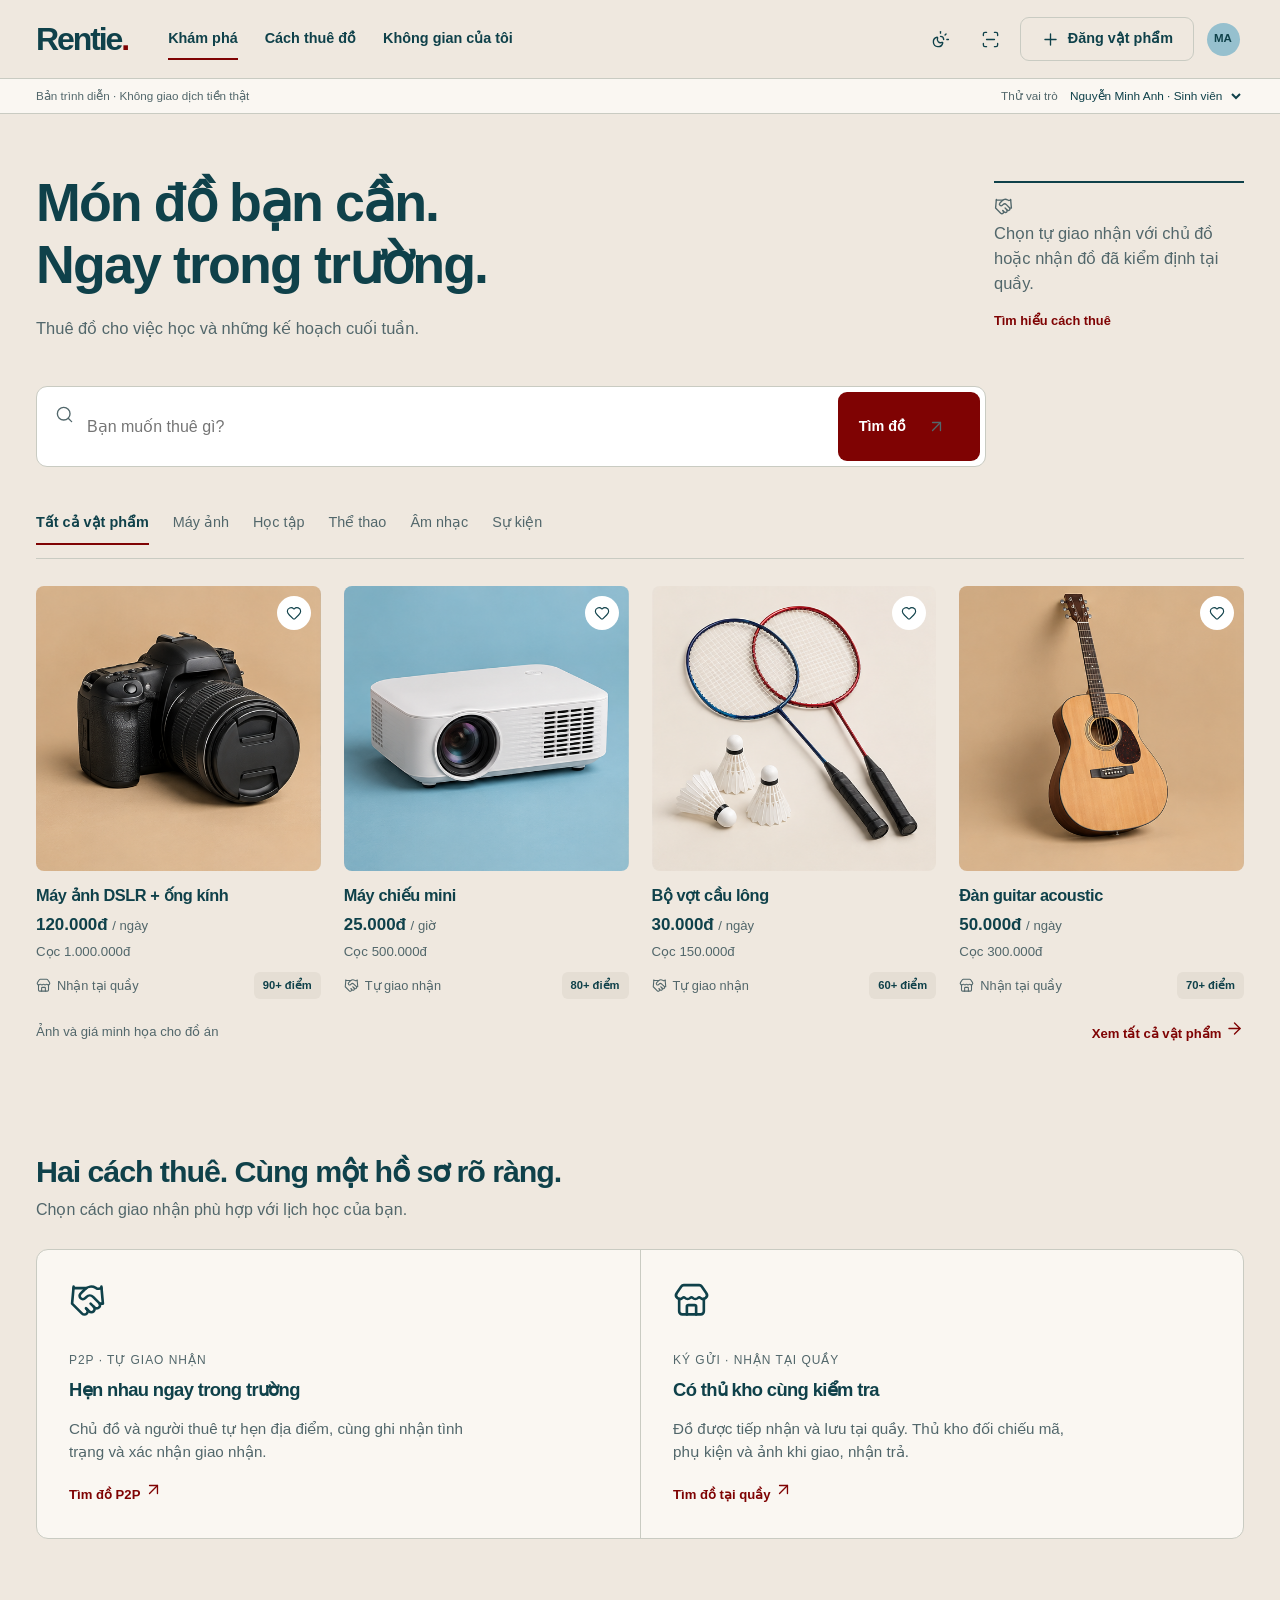
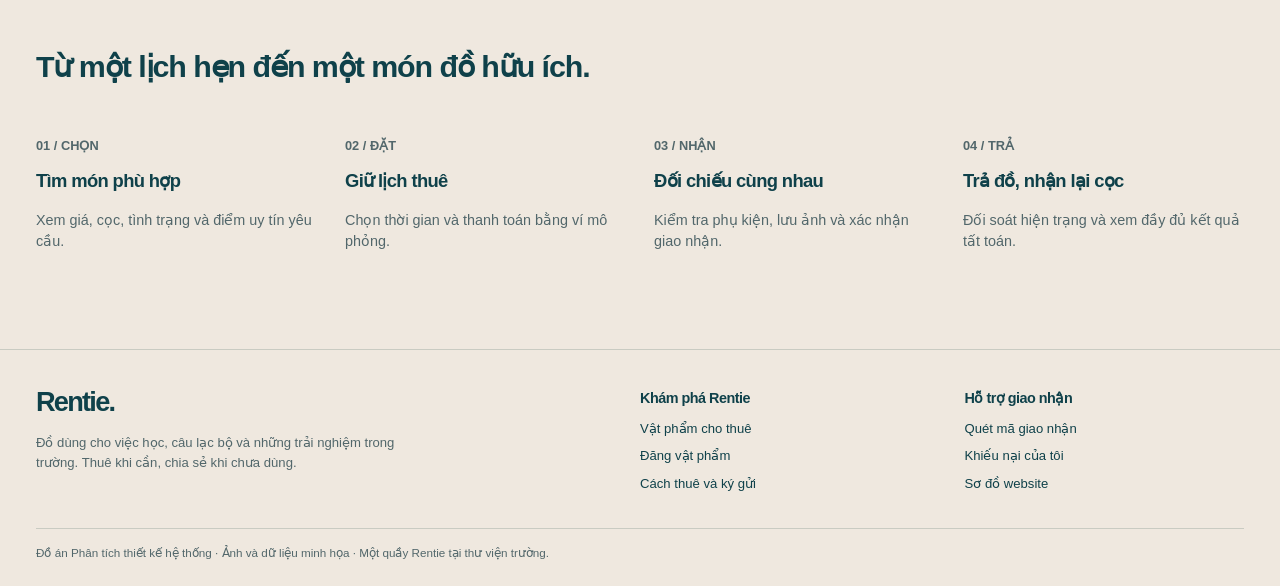
<file: index.html>
<!doctype html>
<html lang="vi">
  <head>
    <meta charset="utf-8" />
    <meta
      name="viewport"
      content="width=device-width, initial-scale=1, viewport-fit=cover"
    />
    <meta name="theme-color" content="#0F414A" />
    <meta
      name="description"
      content="Rentie kết nối sinh viên thuê và ký gửi đồ dùng trong khuôn viên trường."
    />
    <title>Khám phá | Rentie</title>
    <link rel="stylesheet" href="assets/css/app.css" />
    <link rel="stylesheet" href="assets/css/updates.css" />
    <script src="assets/vendor/lucide.min.js" defer></script>
    <script src="assets/js/core.js" defer></script>
    <script src="assets/js/qr.js" defer></script>
    <script src="assets/js/updates.js" defer></script>
    <script src="assets/js/app.js" defer></script>
  </head>
  <body data-page="home">
    <a href="#main" class="skip">Đến nội dung chính</a>
    <div id="app"><p class="boot">Đang mở Rentie…</p></div>
    <dialog id="modal" aria-labelledby="modal-title"></dialog>
    <div id="toast" role="status" aria-live="polite"></div>
    <noscript>Vui lòng bật JavaScript để sử dụng bản mô phỏng Rentie.</noscript>
  </body>
</html>
</file>
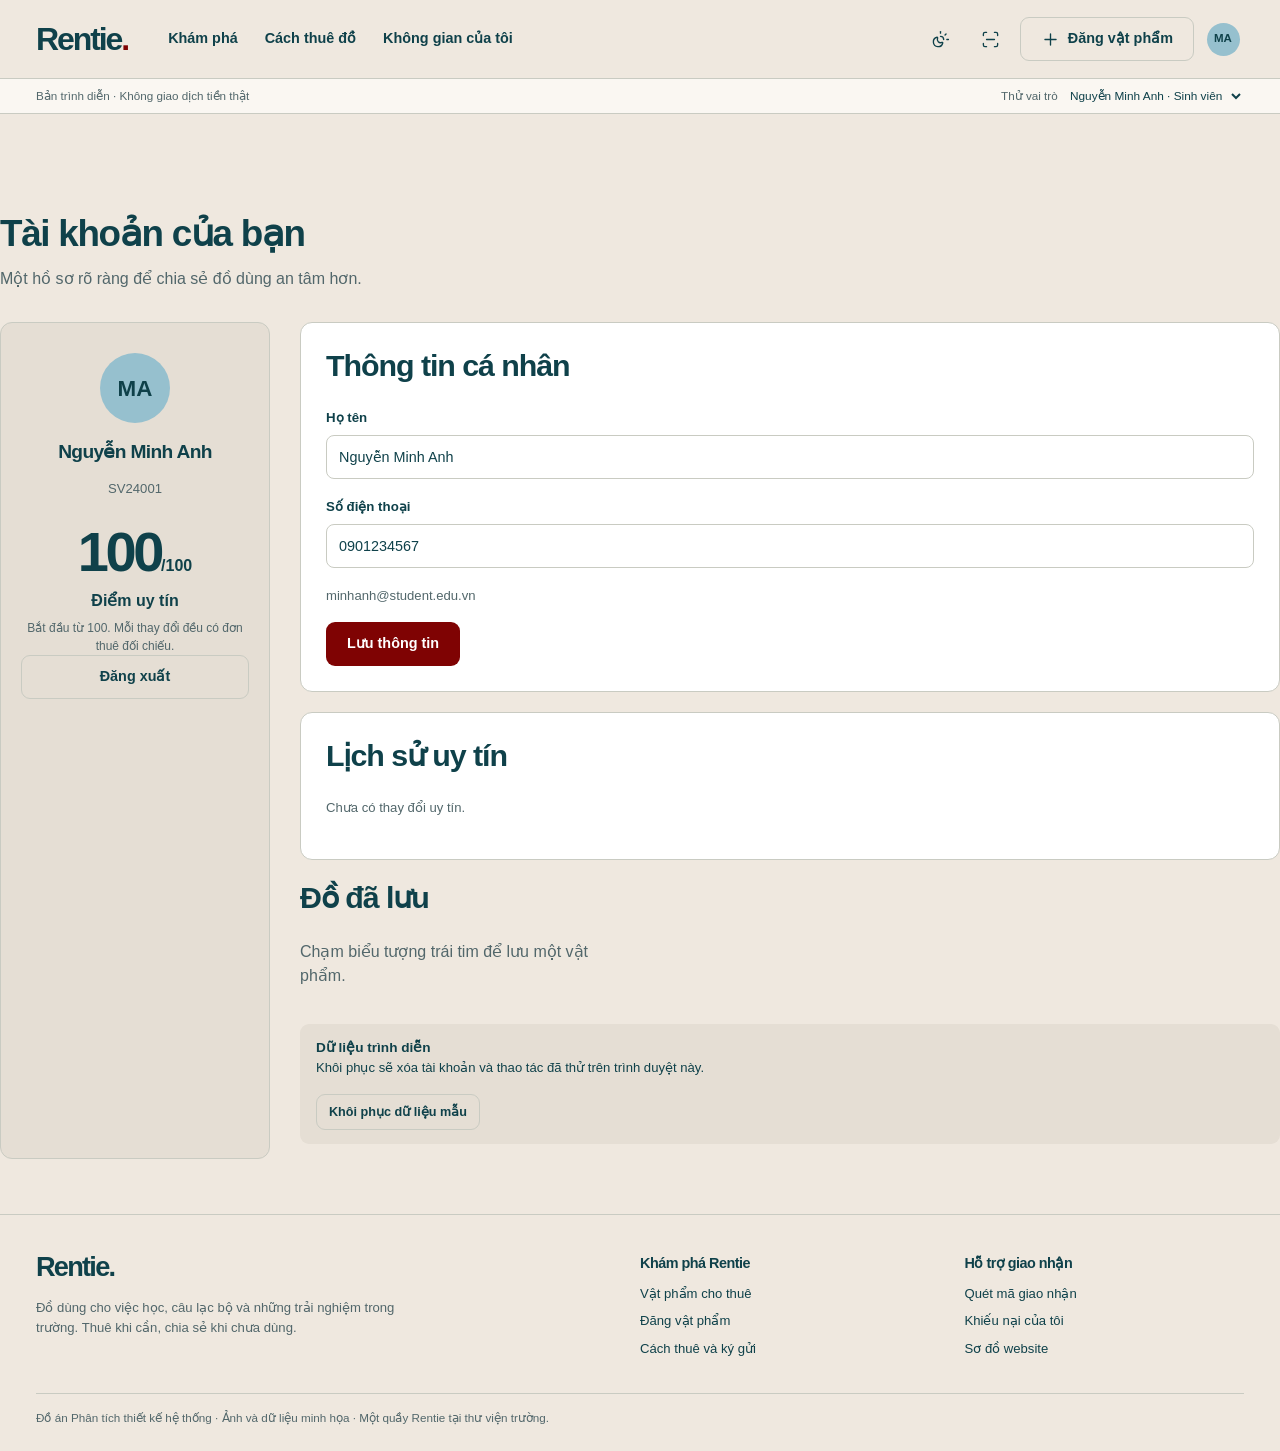
<file: account.html>
<!doctype html>
<html lang="vi">
  <head>
    <meta charset="utf-8" />
    <meta
      name="viewport"
      content="width=device-width, initial-scale=1, viewport-fit=cover"
    />
    <meta name="theme-color" content="#0F414A" />
    <meta
      name="description"
      content="Rentie kết nối sinh viên thuê và ký gửi đồ dùng trong khuôn viên trường."
    />
    <title>Tài khoản | Rentie</title>
    <link rel="stylesheet" href="assets/css/app.css" />
    <link rel="stylesheet" href="assets/css/updates.css" />
    <script src="assets/vendor/lucide.min.js" defer></script>
    <script src="assets/js/core.js" defer></script>
    <script src="assets/js/qr.js" defer></script>
    <script src="assets/js/updates.js" defer></script>
    <script src="assets/js/app.js" defer></script>
  </head>
  <body data-page="account">
    <a href="#main" class="skip">Đến nội dung chính</a>
    <div id="app"><p class="boot">Đang mở Rentie…</p></div>
    <dialog id="modal" aria-labelledby="modal-title"></dialog>
    <div id="toast" role="status" aria-live="polite"></div>
    <noscript>Vui lòng bật JavaScript để sử dụng bản mô phỏng Rentie.</noscript>
  </body>
</html>
</file>
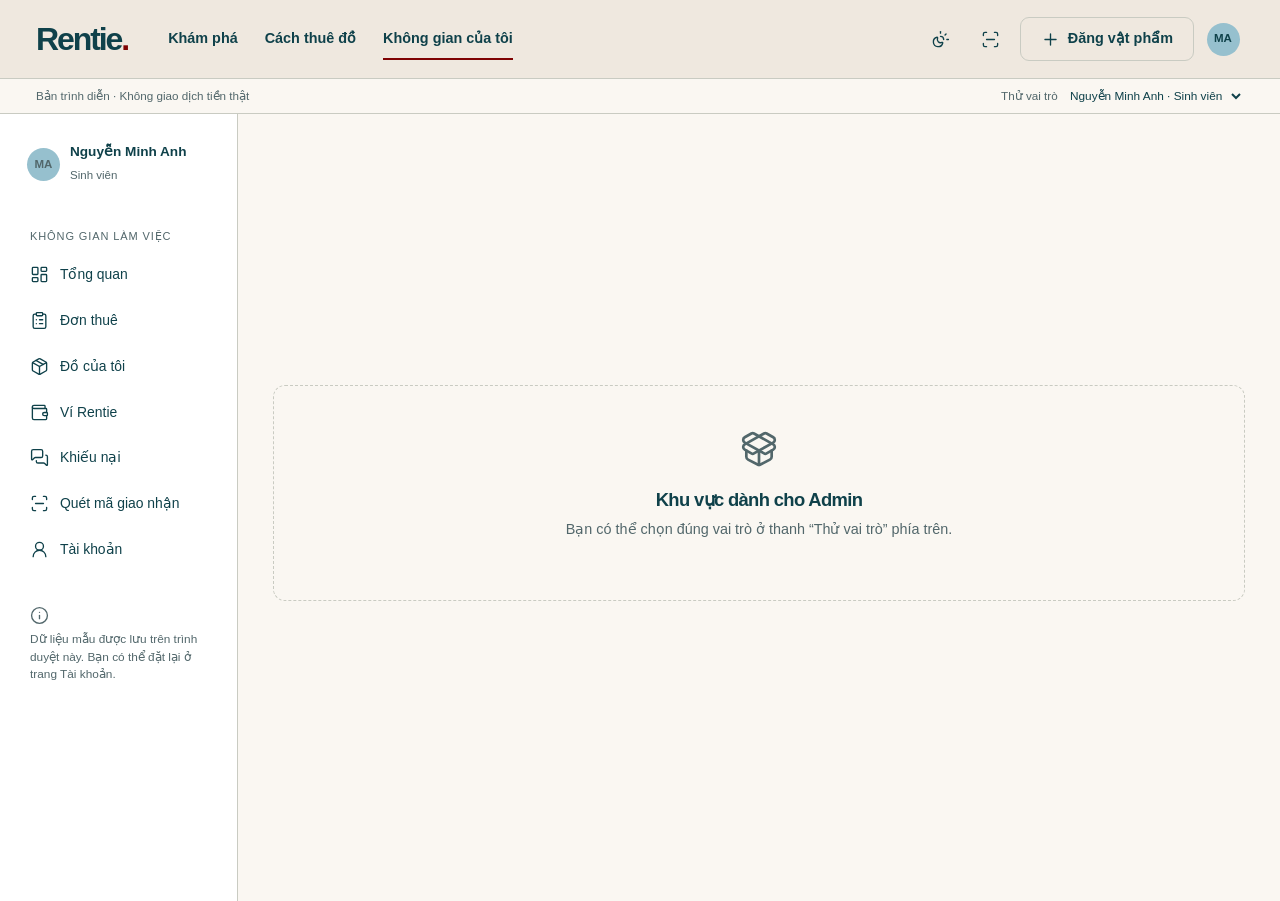
<file: admin.html>
<!doctype html>
<html lang="vi">
  <head>
    <meta charset="utf-8" />
    <meta
      name="viewport"
      content="width=device-width, initial-scale=1, viewport-fit=cover"
    />
    <meta name="theme-color" content="#0F414A" />
    <meta
      name="description"
      content="Rentie kết nối sinh viên thuê và ký gửi đồ dùng trong khuôn viên trường."
    />
    <title>Quản trị | Rentie</title>
    <link rel="stylesheet" href="assets/css/app.css" />
    <link rel="stylesheet" href="assets/css/updates.css" />
    <script src="assets/vendor/lucide.min.js" defer></script>
    <script src="assets/js/core.js" defer></script>
    <script src="assets/js/qr.js" defer></script>
    <script src="assets/js/updates.js" defer></script>
    <script src="assets/js/app.js" defer></script>
  </head>
  <body data-page="admin">
    <a href="#main" class="skip">Đến nội dung chính</a>
    <div id="app"><p class="boot">Đang mở Rentie…</p></div>
    <dialog id="modal" aria-labelledby="modal-title"></dialog>
    <div id="toast" role="status" aria-live="polite"></div>
    <noscript>Vui lòng bật JavaScript để sử dụng bản mô phỏng Rentie.</noscript>
  </body>
</html>
</file>
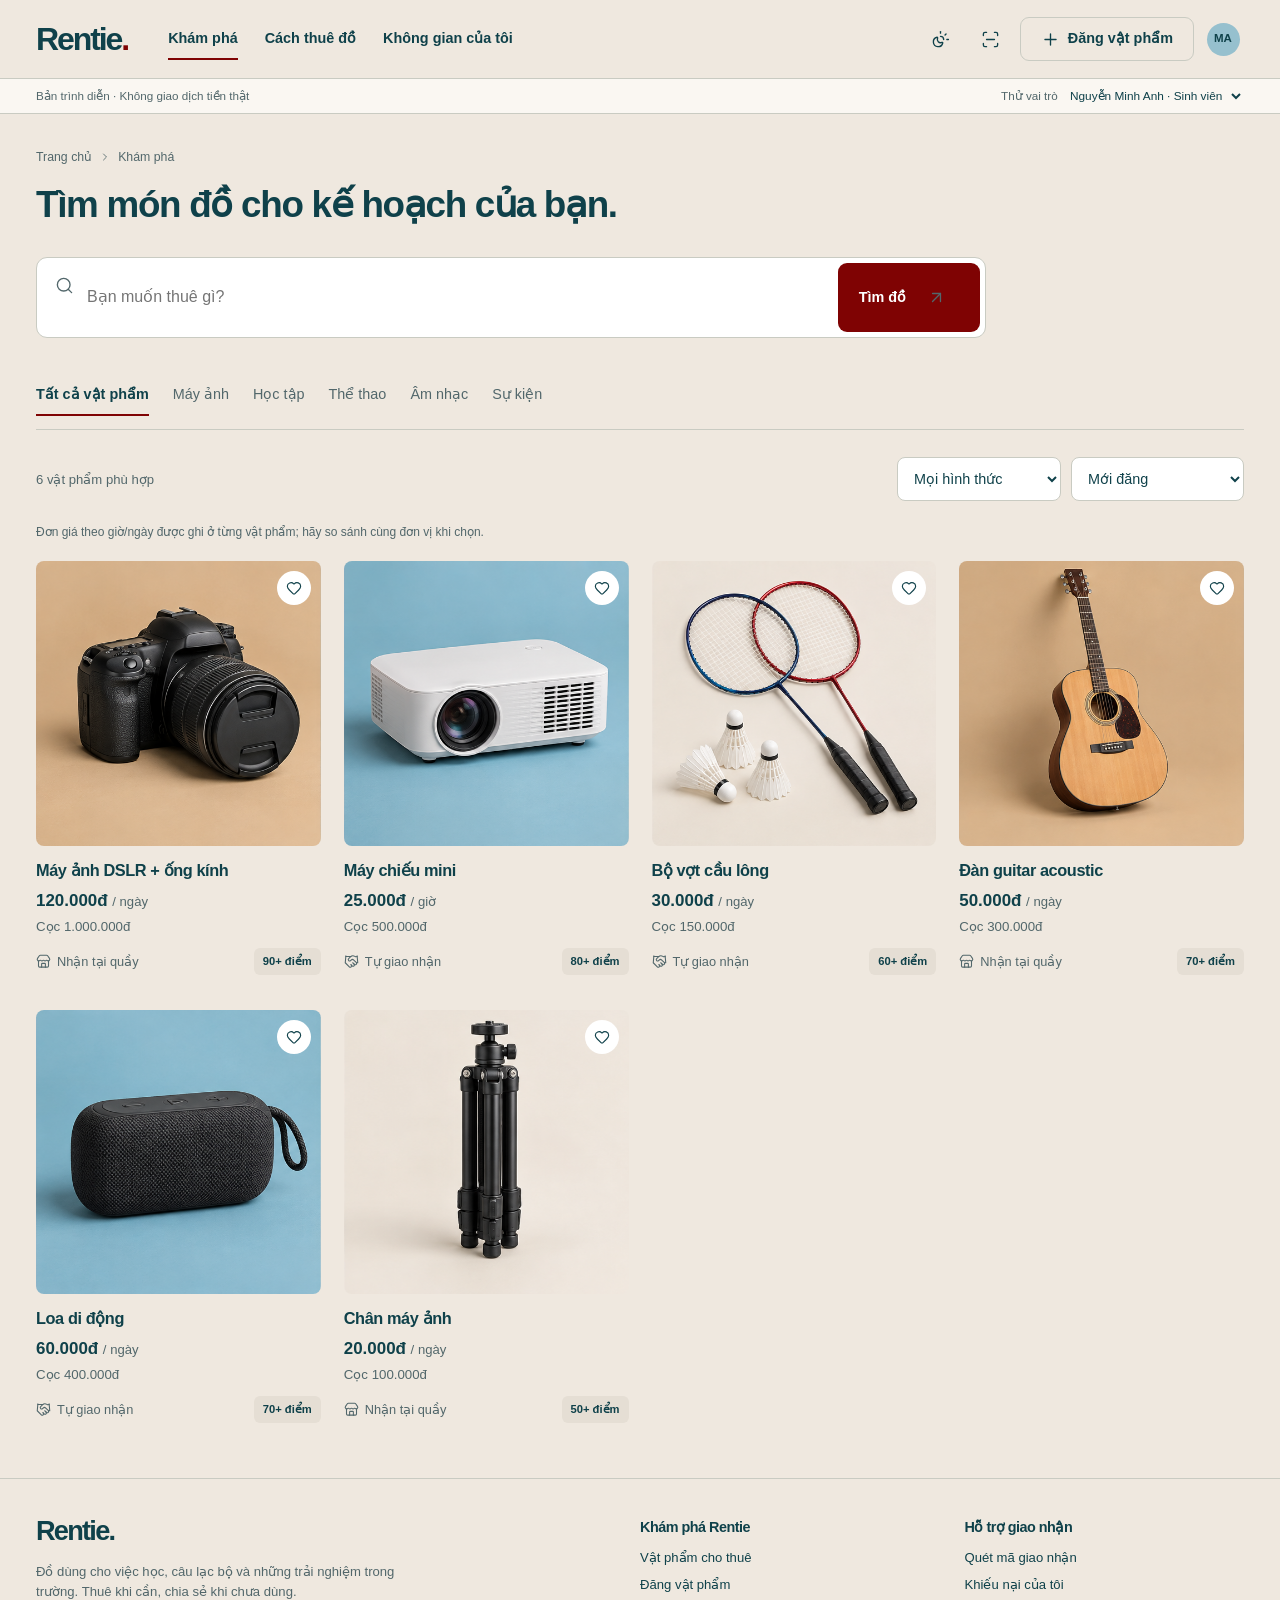
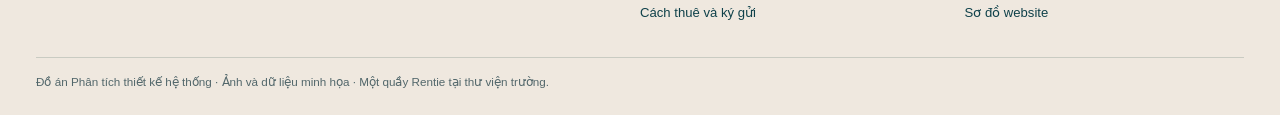
<file: catalog.html>
<!doctype html>
<html lang="vi">
  <head>
    <meta charset="utf-8" />
    <meta
      name="viewport"
      content="width=device-width, initial-scale=1, viewport-fit=cover"
    />
    <meta name="theme-color" content="#0F414A" />
    <meta
      name="description"
      content="Rentie kết nối sinh viên thuê và ký gửi đồ dùng trong khuôn viên trường."
    />
    <title>Tìm vật phẩm | Rentie</title>
    <link rel="stylesheet" href="assets/css/app.css" />
    <link rel="stylesheet" href="assets/css/updates.css" />
    <script src="assets/vendor/lucide.min.js" defer></script>
    <script src="assets/js/core.js" defer></script>
    <script src="assets/js/qr.js" defer></script>
    <script src="assets/js/updates.js" defer></script>
    <script src="assets/js/app.js" defer></script>
  </head>
  <body data-page="catalog">
    <a href="#main" class="skip">Đến nội dung chính</a>
    <div id="app"><p class="boot">Đang mở Rentie…</p></div>
    <dialog id="modal" aria-labelledby="modal-title"></dialog>
    <div id="toast" role="status" aria-live="polite"></div>
    <noscript>Vui lòng bật JavaScript để sử dụng bản mô phỏng Rentie.</noscript>
  </body>
</html>
</file>
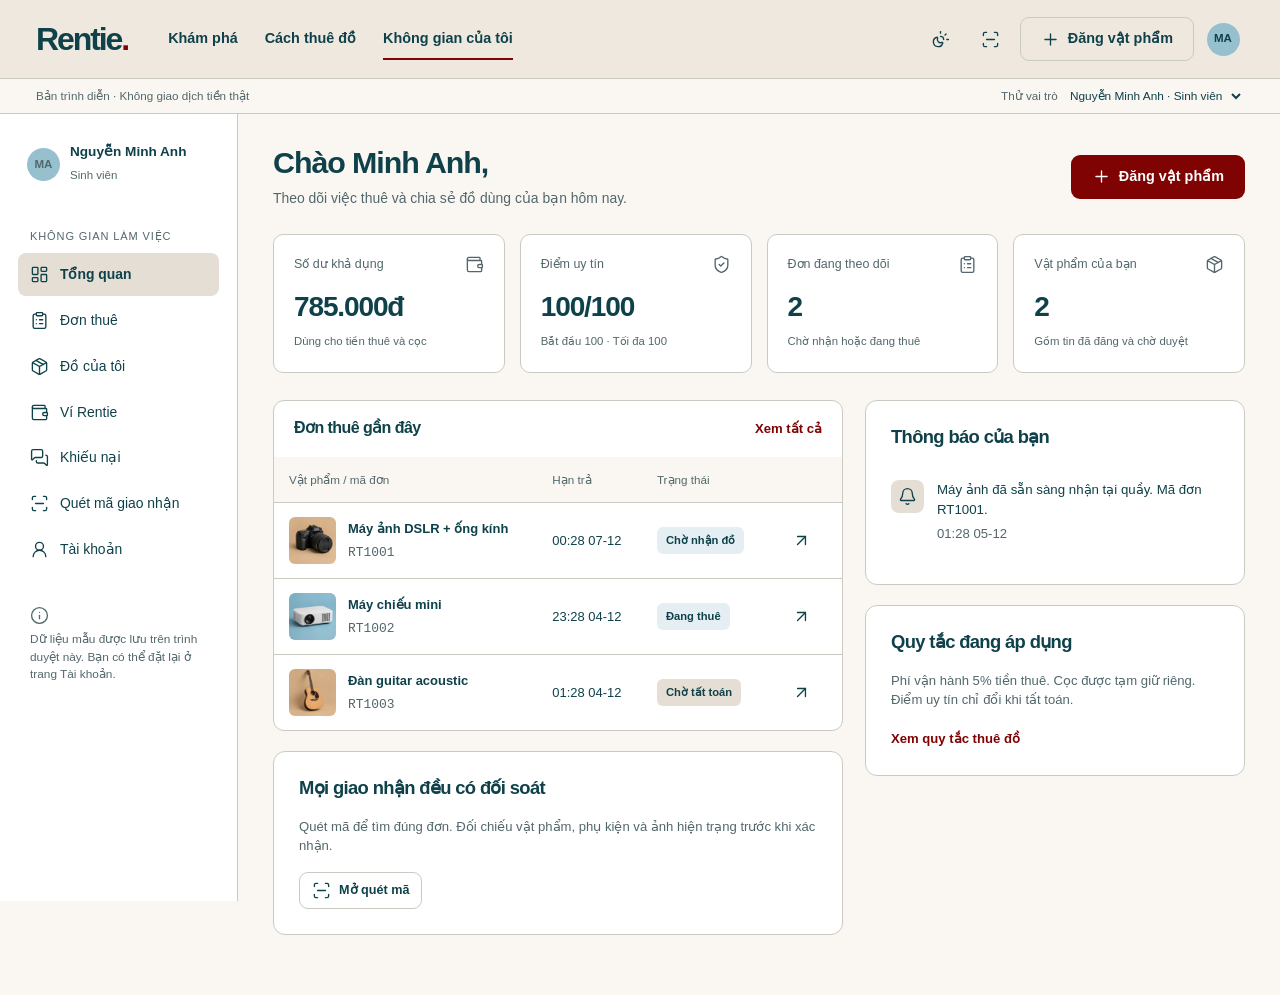
<file: dashboard.html>
<!doctype html>
<html lang="vi">
  <head>
    <meta charset="utf-8" />
    <meta
      name="viewport"
      content="width=device-width, initial-scale=1, viewport-fit=cover"
    />
    <meta name="theme-color" content="#0F414A" />
    <meta
      name="description"
      content="Rentie kết nối sinh viên thuê và ký gửi đồ dùng trong khuôn viên trường."
    />
    <title>Tổng quan | Rentie</title>
    <link rel="stylesheet" href="assets/css/app.css" />
    <link rel="stylesheet" href="assets/css/updates.css" />
    <script src="assets/vendor/lucide.min.js" defer></script>
    <script src="assets/js/core.js" defer></script>
    <script src="assets/js/qr.js" defer></script>
    <script src="assets/js/updates.js" defer></script>
    <script src="assets/js/app.js" defer></script>
  </head>
  <body data-page="dashboard">
    <a href="#main" class="skip">Đến nội dung chính</a>
    <div id="app"><p class="boot">Đang mở Rentie…</p></div>
    <dialog id="modal" aria-labelledby="modal-title"></dialog>
    <div id="toast" role="status" aria-live="polite"></div>
    <noscript>Vui lòng bật JavaScript để sử dụng bản mô phỏng Rentie.</noscript>
  </body>
</html>
</file>
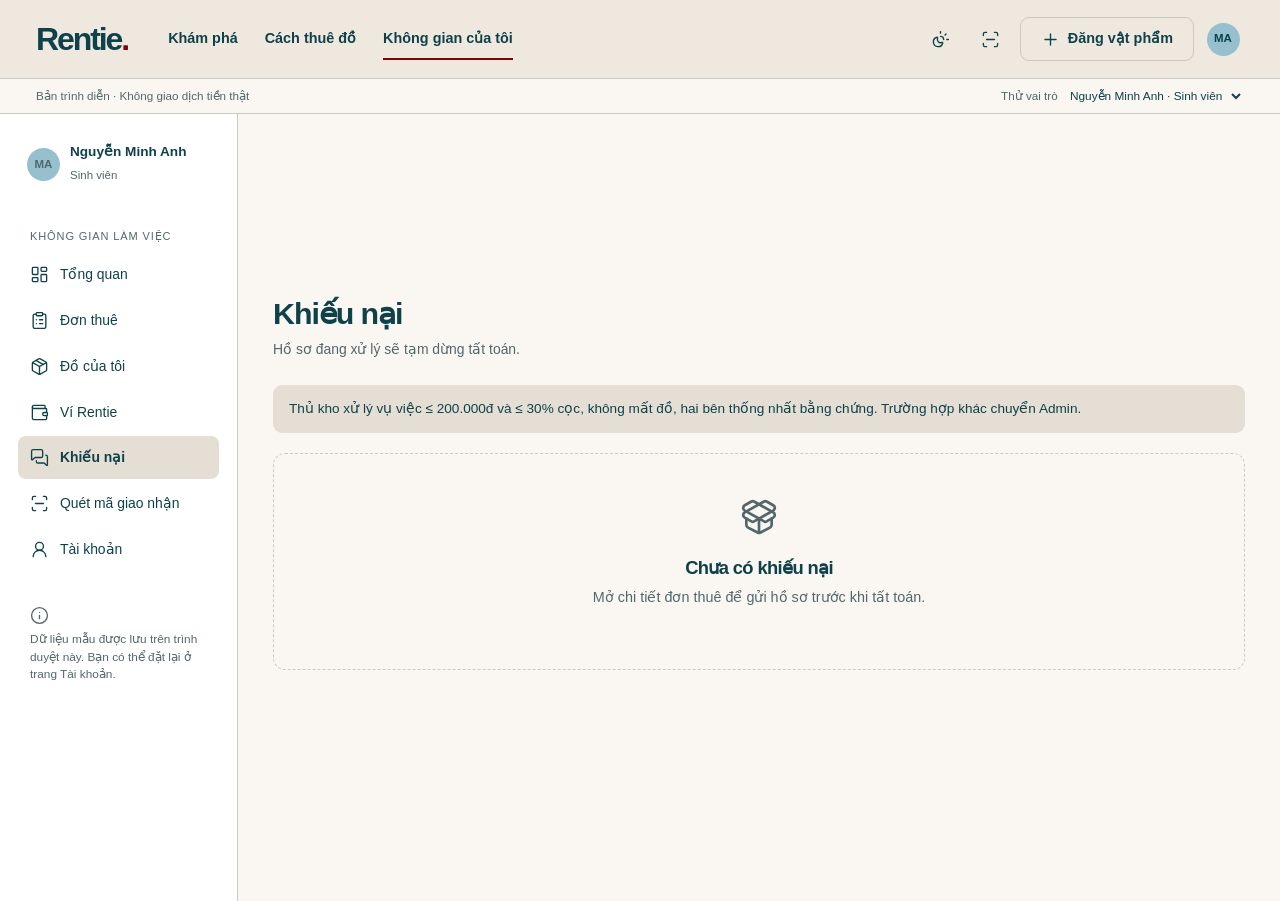
<file: disputes.html>
<!doctype html>
<html lang="vi">
  <head>
    <meta charset="utf-8" />
    <meta
      name="viewport"
      content="width=device-width, initial-scale=1, viewport-fit=cover"
    />
    <meta name="theme-color" content="#0F414A" />
    <meta
      name="description"
      content="Rentie kết nối sinh viên thuê và ký gửi đồ dùng trong khuôn viên trường."
    />
    <title>Khiếu nại | Rentie</title>
    <link rel="stylesheet" href="assets/css/app.css" />
    <link rel="stylesheet" href="assets/css/updates.css" />
    <script src="assets/vendor/lucide.min.js" defer></script>
    <script src="assets/js/core.js" defer></script>
    <script src="assets/js/qr.js" defer></script>
    <script src="assets/js/updates.js" defer></script>
    <script src="assets/js/app.js" defer></script>
  </head>
  <body data-page="disputes">
    <a href="#main" class="skip">Đến nội dung chính</a>
    <div id="app"><p class="boot">Đang mở Rentie…</p></div>
    <dialog id="modal" aria-labelledby="modal-title"></dialog>
    <div id="toast" role="status" aria-live="polite"></div>
    <noscript>Vui lòng bật JavaScript để sử dụng bản mô phỏng Rentie.</noscript>
  </body>
</html>
</file>
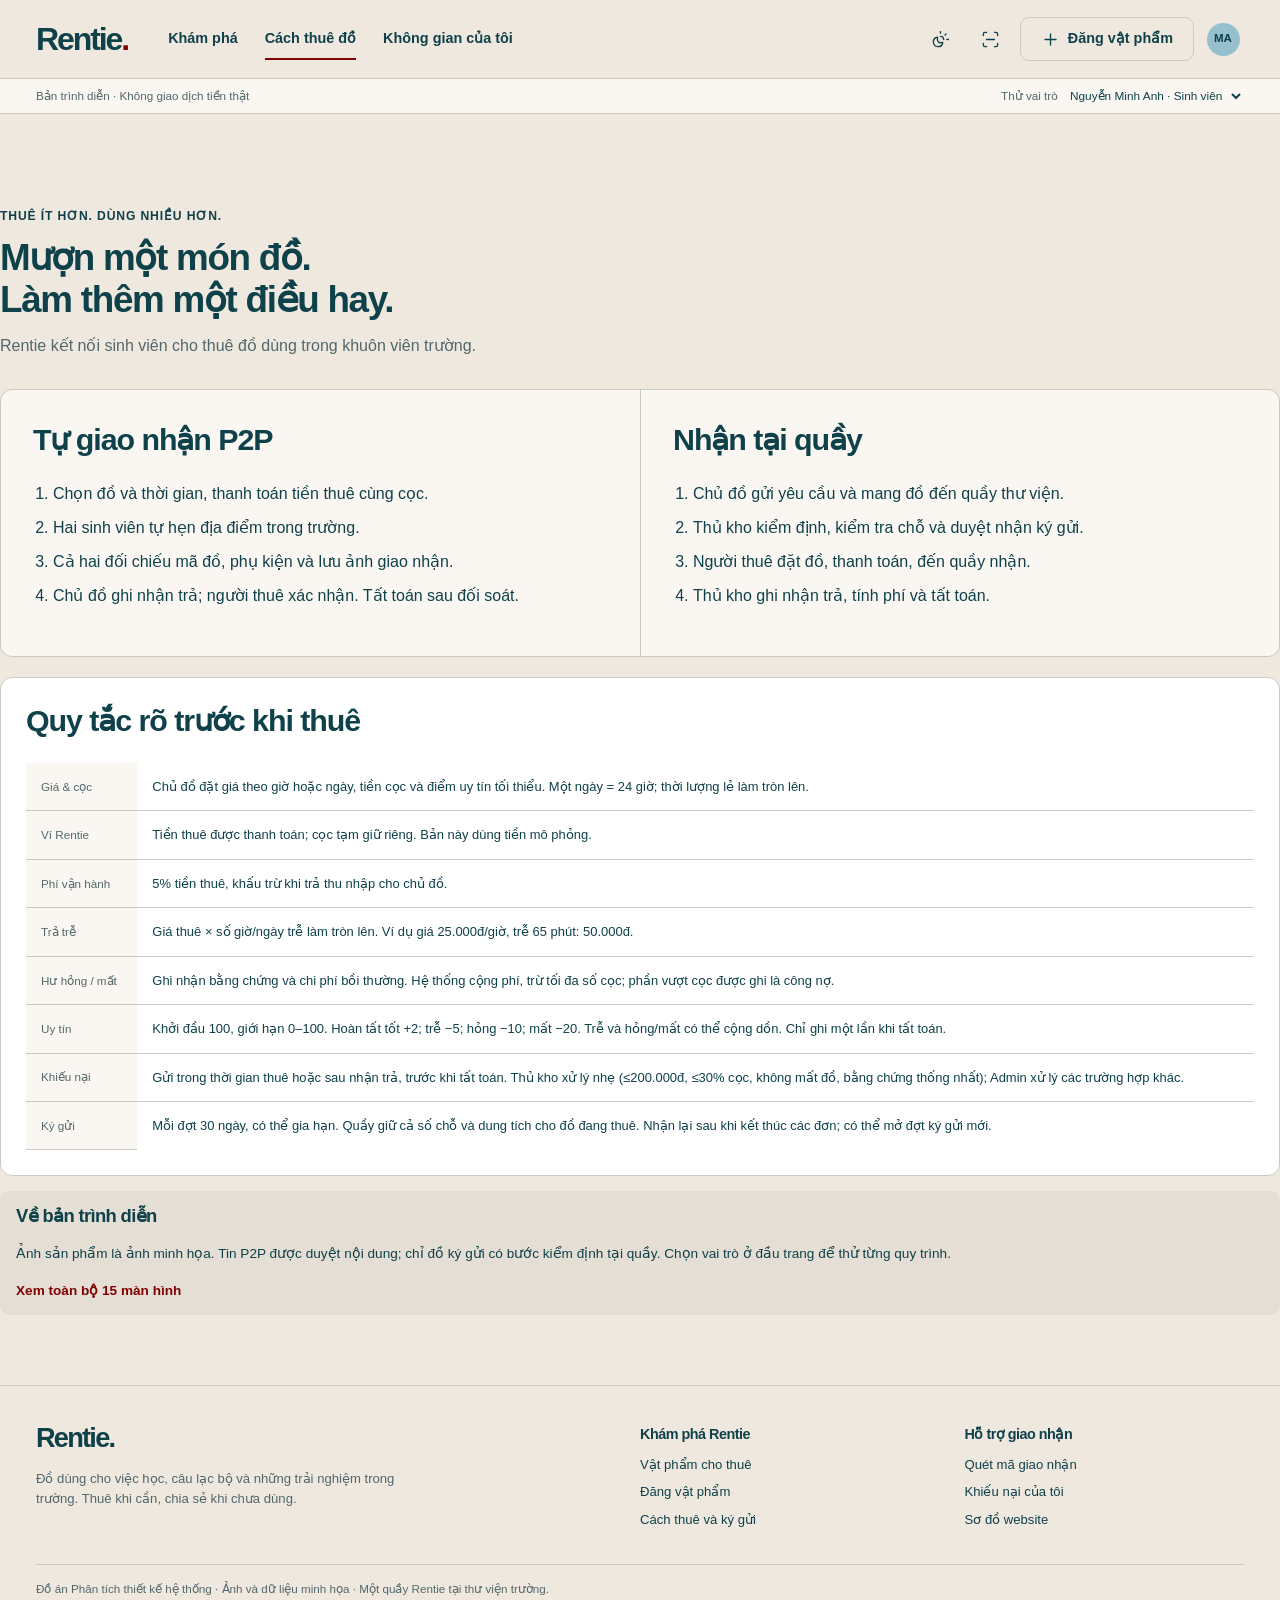
<file: guide.html>
<!doctype html>
<html lang="vi"><head><meta charset="utf-8"><meta name="viewport" content="width=device-width, initial-scale=1, viewport-fit=cover"><meta name="theme-color" content="#0F414A"><meta name="description" content="Rentie kết nối sinh viên thuê và ký gửi đồ dùng trong khuôn viên trường."><title>Cách thuê đồ | Rentie</title><link rel="stylesheet" href="assets/css/app.css"><link rel="stylesheet" href="assets/css/updates.css"><script src="assets/vendor/lucide.min.js" defer></script><script src="assets/js/core.js" defer></script><script src="assets/js/qr.js" defer></script><script src="assets/js/updates.js" defer></script><script src="assets/js/app.js" defer></script></head><body data-page="guide"><a href="#main" class="skip">Đến nội dung chính</a><div id="app"><p class="boot">Đang mở Rentie…</p></div><dialog id="modal" aria-labelledby="modal-title"></dialog><div id="toast" role="status" aria-live="polite"></div><noscript>Vui lòng bật JavaScript để sử dụng bản mô phỏng Rentie.</noscript></body></html>
</file>
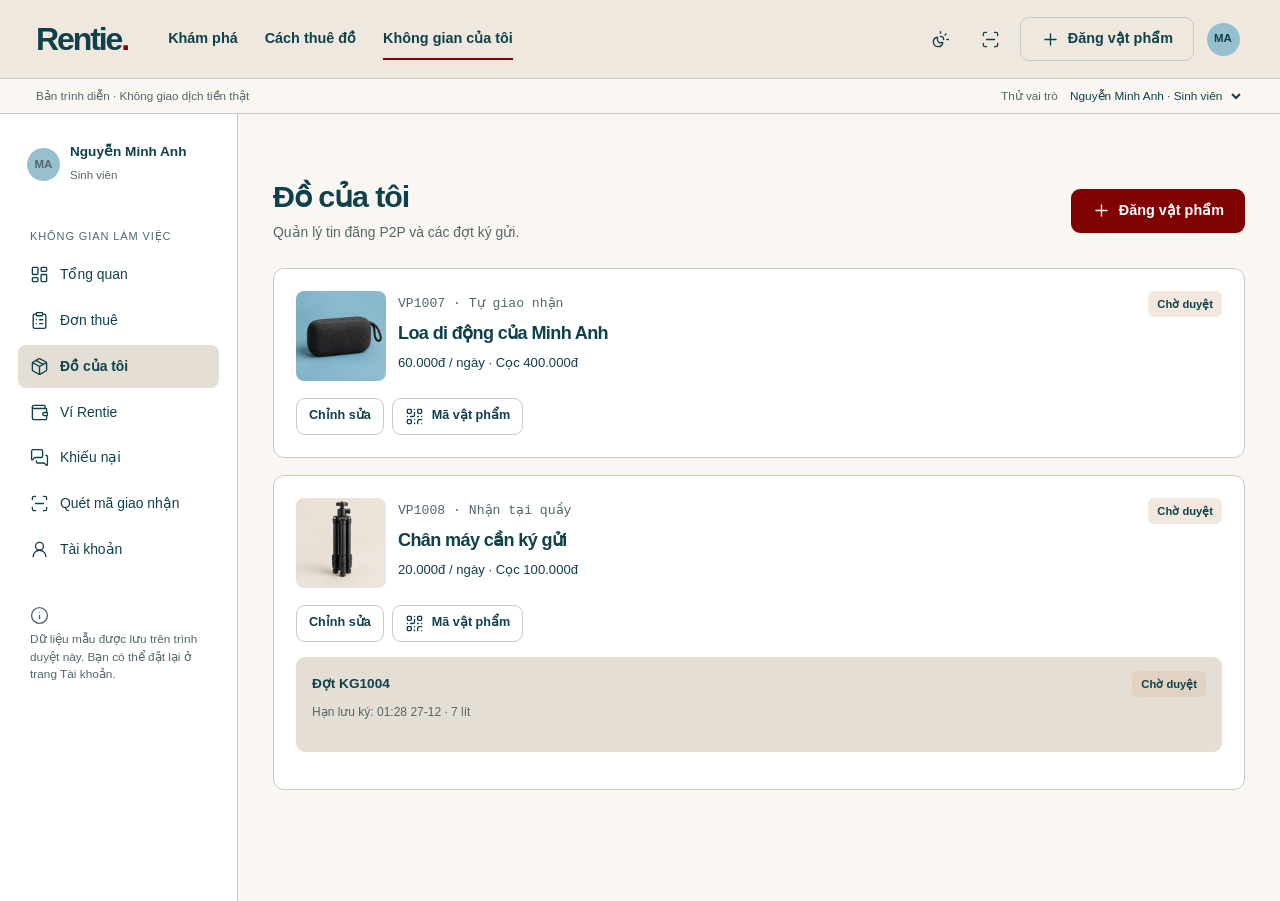
<file: inventory.html>
<!doctype html>
<html lang="vi">
  <head>
    <meta charset="utf-8" />
    <meta
      name="viewport"
      content="width=device-width, initial-scale=1, viewport-fit=cover"
    />
    <meta name="theme-color" content="#0F414A" />
    <meta
      name="description"
      content="Rentie kết nối sinh viên thuê và ký gửi đồ dùng trong khuôn viên trường."
    />
    <title>Đồ của tôi | Rentie</title>
    <link rel="stylesheet" href="assets/css/app.css" />
    <link rel="stylesheet" href="assets/css/updates.css" />
    <script src="assets/vendor/lucide.min.js" defer></script>
    <script src="assets/js/core.js" defer></script>
    <script src="assets/js/qr.js" defer></script>
    <script src="assets/js/updates.js" defer></script>
    <script src="assets/js/app.js" defer></script>
  </head>
  <body data-page="inventory">
    <a href="#main" class="skip">Đến nội dung chính</a>
    <div id="app"><p class="boot">Đang mở Rentie…</p></div>
    <dialog id="modal" aria-labelledby="modal-title"></dialog>
    <div id="toast" role="status" aria-live="polite"></div>
    <noscript>Vui lòng bật JavaScript để sử dụng bản mô phỏng Rentie.</noscript>
  </body>
</html>
</file>
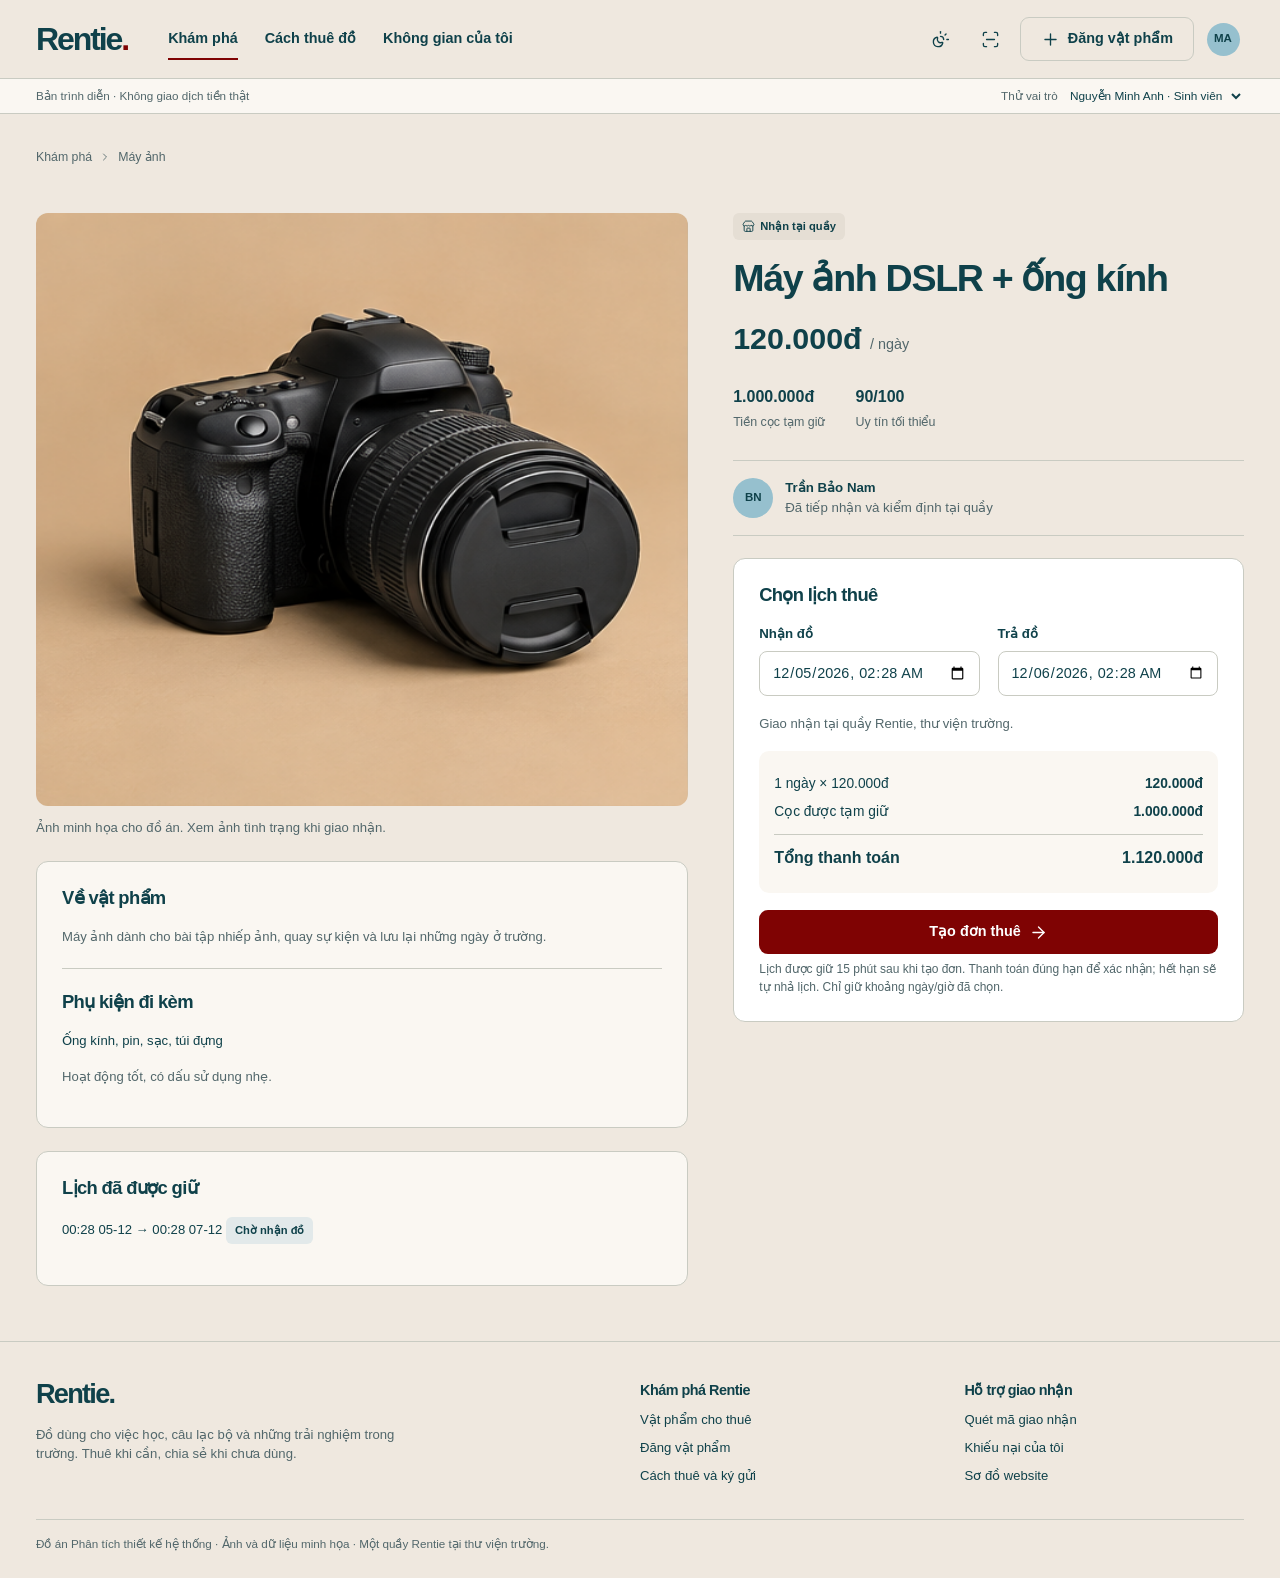
<file: item.html>
<!doctype html>
<html lang="vi">
  <head>
    <meta charset="utf-8" />
    <meta
      name="viewport"
      content="width=device-width, initial-scale=1, viewport-fit=cover"
    />
    <meta name="theme-color" content="#0F414A" />
    <meta
      name="description"
      content="Rentie kết nối sinh viên thuê và ký gửi đồ dùng trong khuôn viên trường."
    />
    <title>Chi tiết vật phẩm | Rentie</title>
    <link rel="stylesheet" href="assets/css/app.css" />
    <link rel="stylesheet" href="assets/css/updates.css" />
    <script src="assets/vendor/lucide.min.js" defer></script>
    <script src="assets/js/core.js" defer></script>
    <script src="assets/js/qr.js" defer></script>
    <script src="assets/js/updates.js" defer></script>
    <script src="assets/js/app.js" defer></script>
  </head>
  <body data-page="item">
    <a href="#main" class="skip">Đến nội dung chính</a>
    <div id="app"><p class="boot">Đang mở Rentie…</p></div>
    <dialog id="modal" aria-labelledby="modal-title"></dialog>
    <div id="toast" role="status" aria-live="polite"></div>
    <noscript>Vui lòng bật JavaScript để sử dụng bản mô phỏng Rentie.</noscript>
  </body>
</html>
</file>
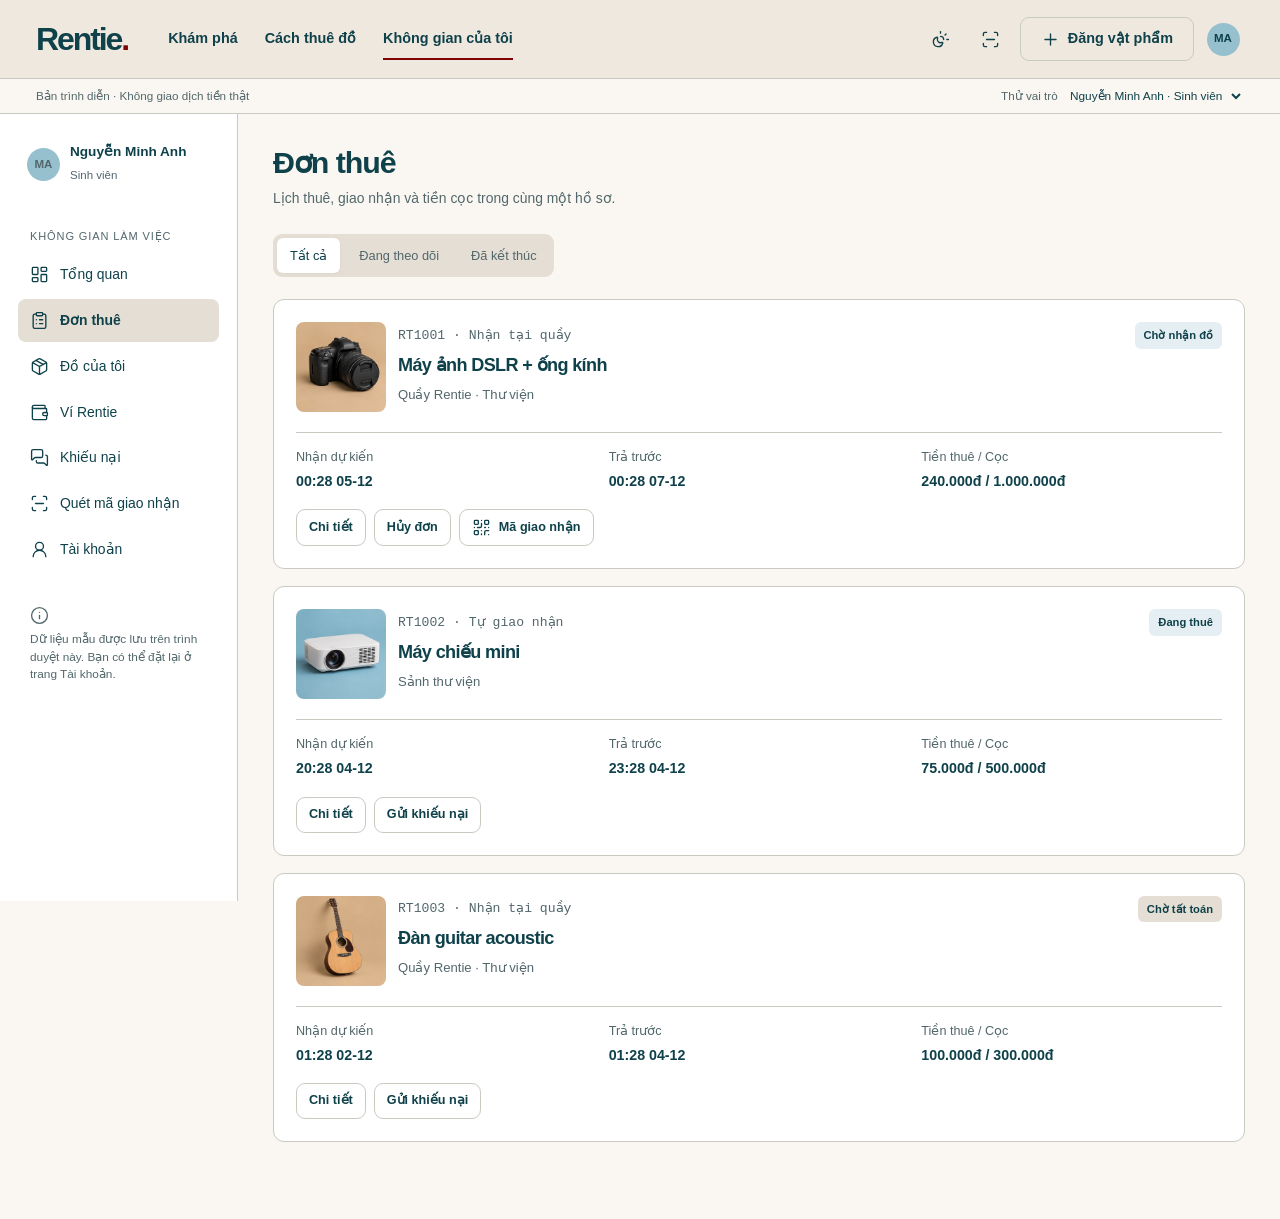
<file: orders.html>
<!doctype html>
<html lang="vi"><head><meta charset="utf-8"><meta name="viewport" content="width=device-width, initial-scale=1, viewport-fit=cover"><meta name="theme-color" content="#0F414A"><meta name="description" content="Rentie kết nối sinh viên thuê và ký gửi đồ dùng trong khuôn viên trường."><title>Đơn thuê | Rentie</title><link rel="stylesheet" href="assets/css/app.css"><link rel="stylesheet" href="assets/css/updates.css"><script src="assets/vendor/lucide.min.js" defer></script><script src="assets/js/core.js" defer></script><script src="assets/js/qr.js" defer></script><script src="assets/js/updates.js" defer></script><script src="assets/js/app.js" defer></script></head><body data-page="orders"><a href="#main" class="skip">Đến nội dung chính</a><div id="app"><p class="boot">Đang mở Rentie…</p></div><dialog id="modal" aria-labelledby="modal-title"></dialog><div id="toast" role="status" aria-live="polite"></div><noscript>Vui lòng bật JavaScript để sử dụng bản mô phỏng Rentie.</noscript></body></html>
</file>
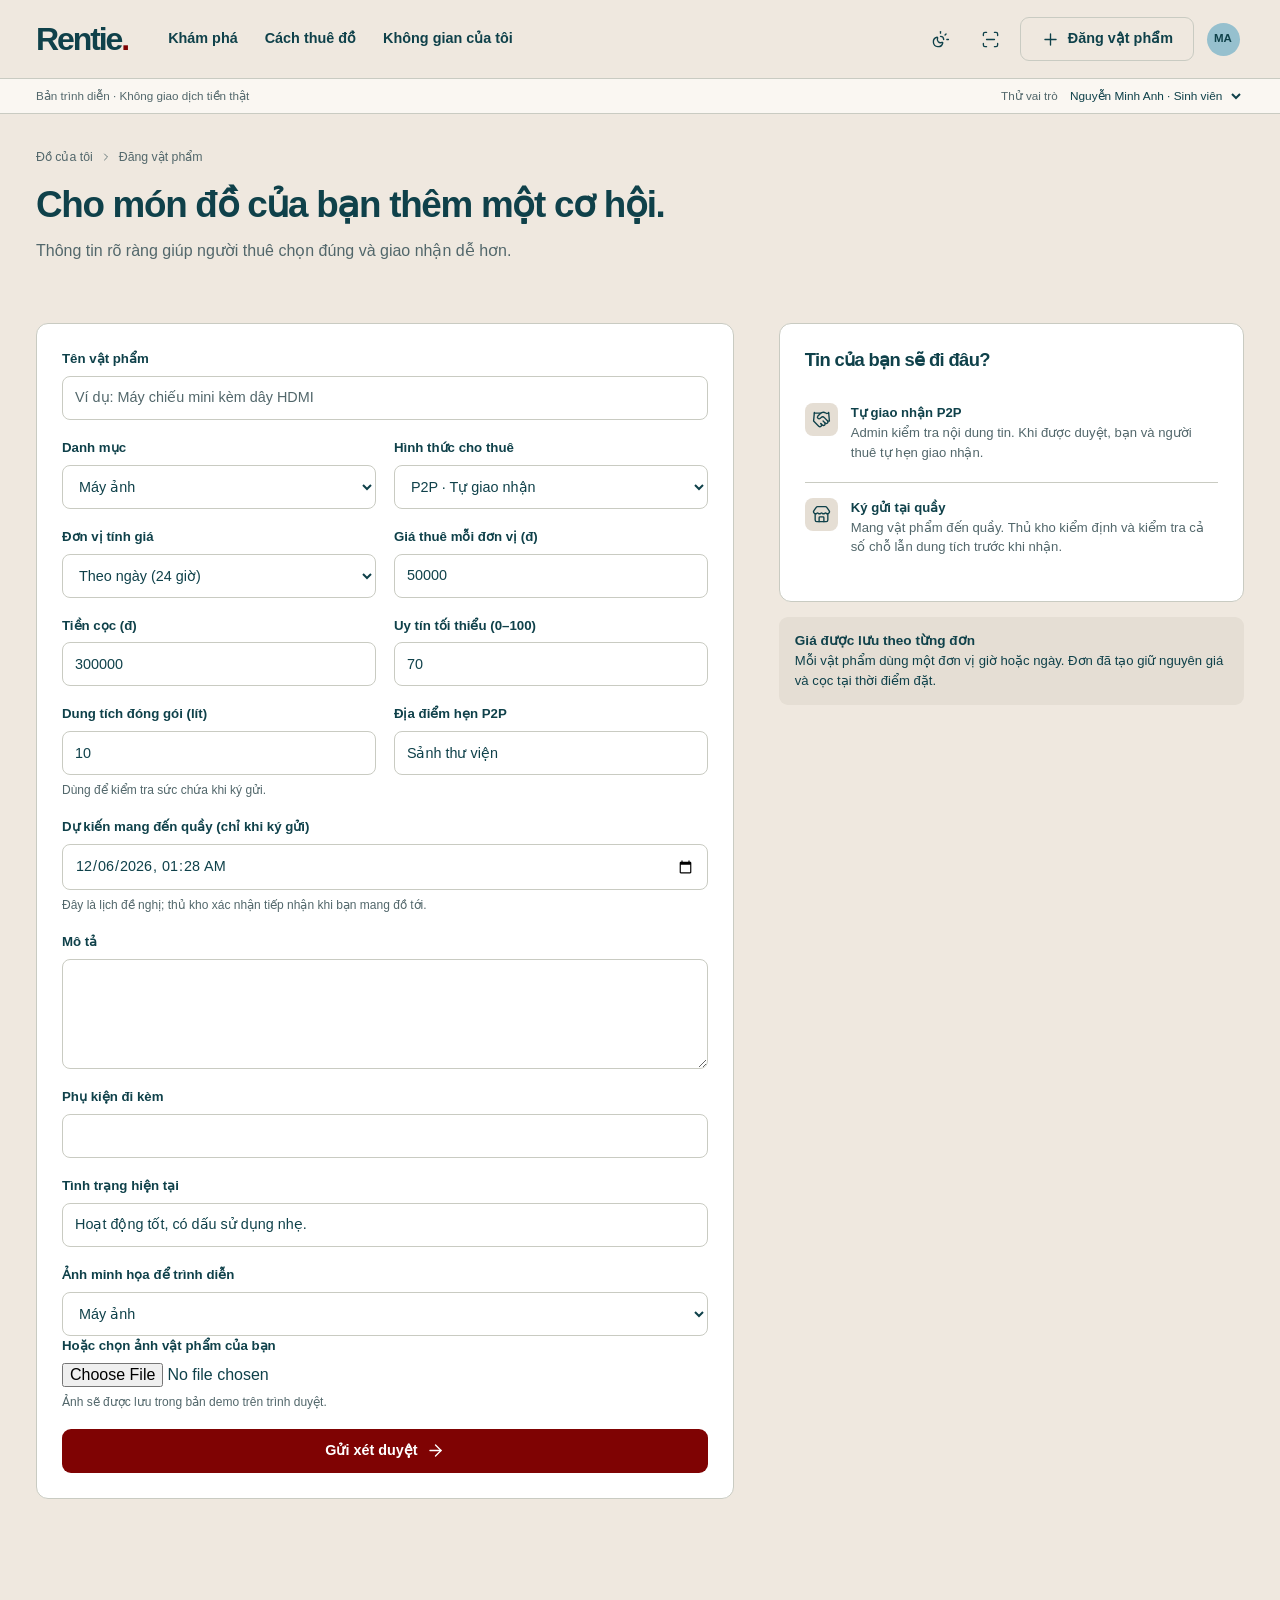
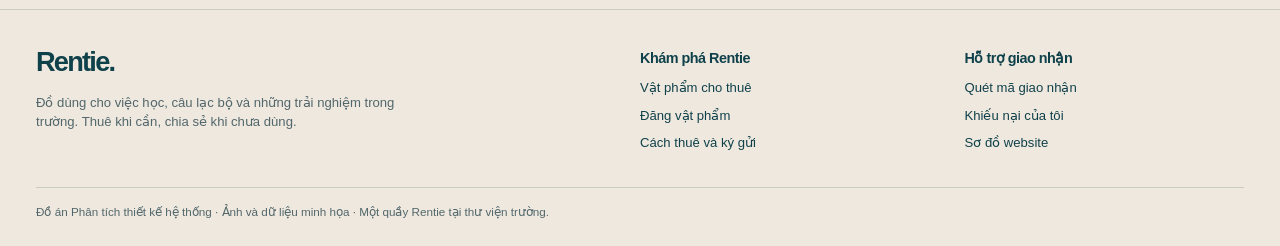
<file: publish.html>
<!doctype html>
<html lang="vi"><head><meta charset="utf-8"><meta name="viewport" content="width=device-width, initial-scale=1, viewport-fit=cover"><meta name="theme-color" content="#0F414A"><meta name="description" content="Rentie kết nối sinh viên thuê và ký gửi đồ dùng trong khuôn viên trường."><title>Đăng vật phẩm | Rentie</title><link rel="stylesheet" href="assets/css/app.css"><link rel="stylesheet" href="assets/css/updates.css"><script src="assets/vendor/lucide.min.js" defer></script><script src="assets/js/core.js" defer></script><script src="assets/js/qr.js" defer></script><script src="assets/js/updates.js" defer></script><script src="assets/js/app.js" defer></script></head><body data-page="publish"><a href="#main" class="skip">Đến nội dung chính</a><div id="app"><p class="boot">Đang mở Rentie…</p></div><dialog id="modal" aria-labelledby="modal-title"></dialog><div id="toast" role="status" aria-live="polite"></div><noscript>Vui lòng bật JavaScript để sử dụng bản mô phỏng Rentie.</noscript></body></html>
</file>
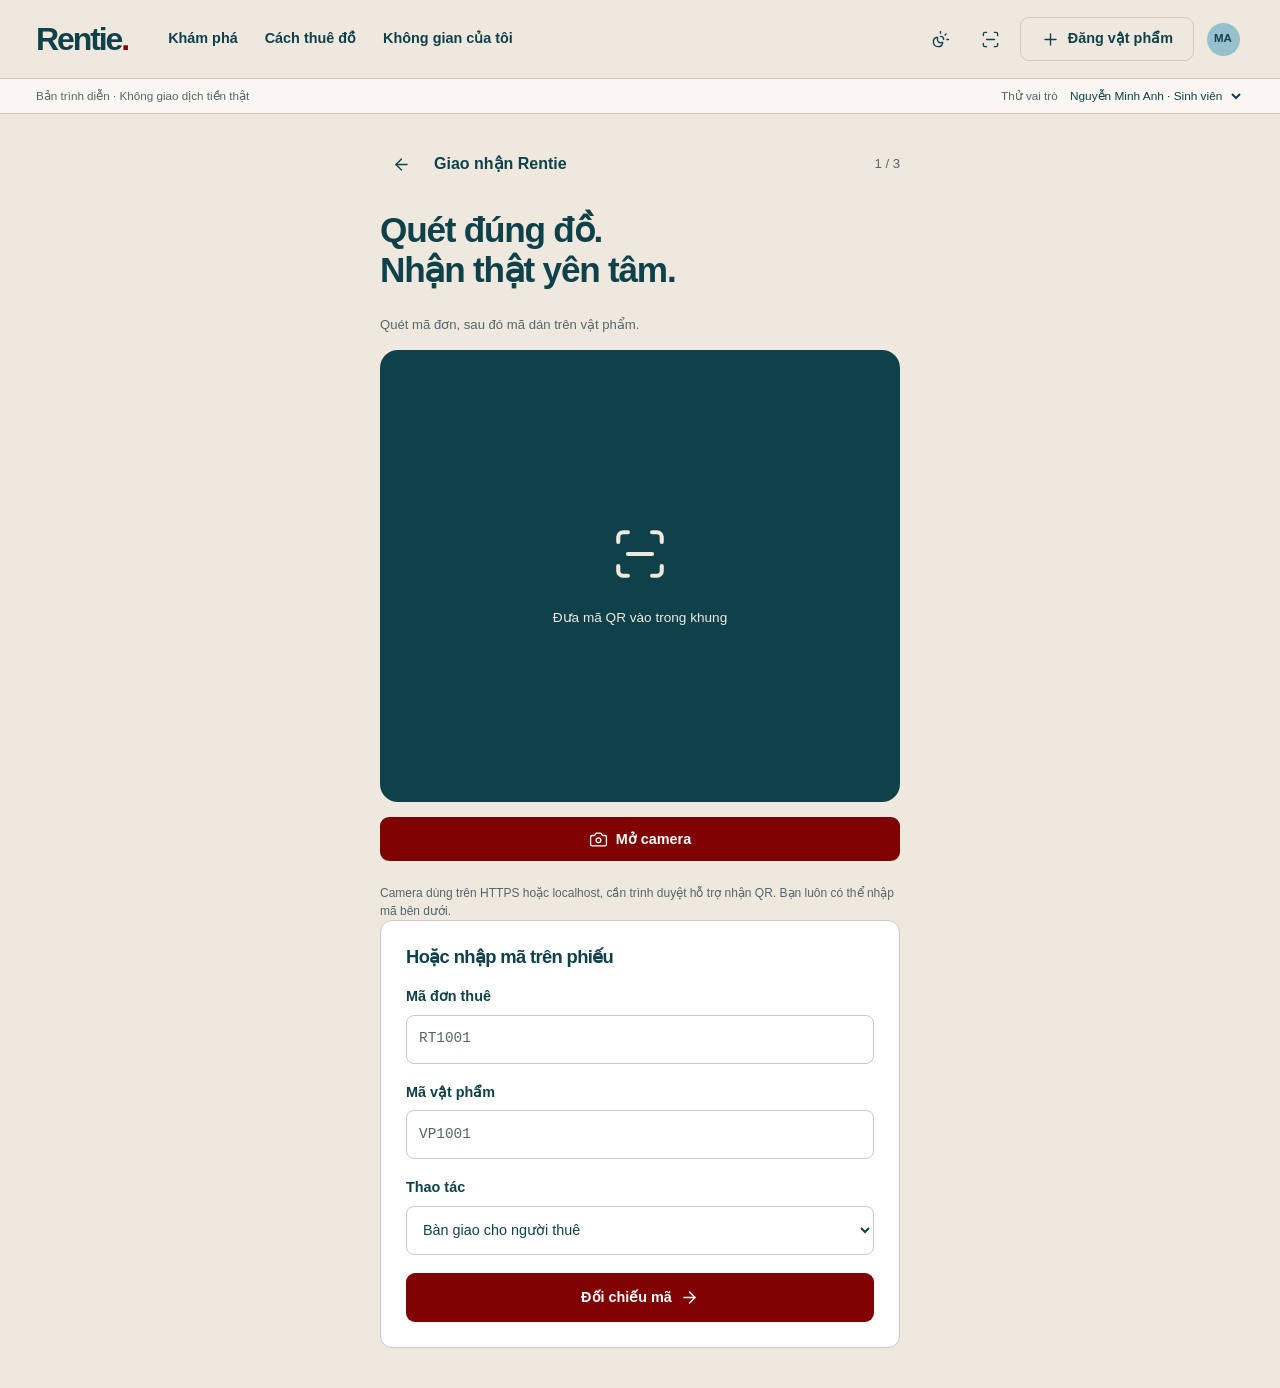
<file: scan.html>
<!doctype html>
<html lang="vi"><head><meta charset="utf-8"><meta name="viewport" content="width=device-width, initial-scale=1, viewport-fit=cover"><meta name="theme-color" content="#0F414A"><meta name="description" content="Rentie kết nối sinh viên thuê và ký gửi đồ dùng trong khuôn viên trường."><title>Quét mã giao nhận | Rentie</title><link rel="stylesheet" href="assets/css/app.css"><link rel="stylesheet" href="assets/css/updates.css"><script src="assets/vendor/lucide.min.js" defer></script><script src="assets/js/core.js" defer></script><script src="assets/js/qr.js" defer></script><script src="assets/js/updates.js" defer></script><script src="assets/js/app.js" defer></script></head><body data-page="scan"><a href="#main" class="skip">Đến nội dung chính</a><div id="app"><p class="boot">Đang mở Rentie…</p></div><dialog id="modal" aria-labelledby="modal-title"></dialog><div id="toast" role="status" aria-live="polite"></div><noscript>Vui lòng bật JavaScript để sử dụng bản mô phỏng Rentie.</noscript></body></html>
</file>
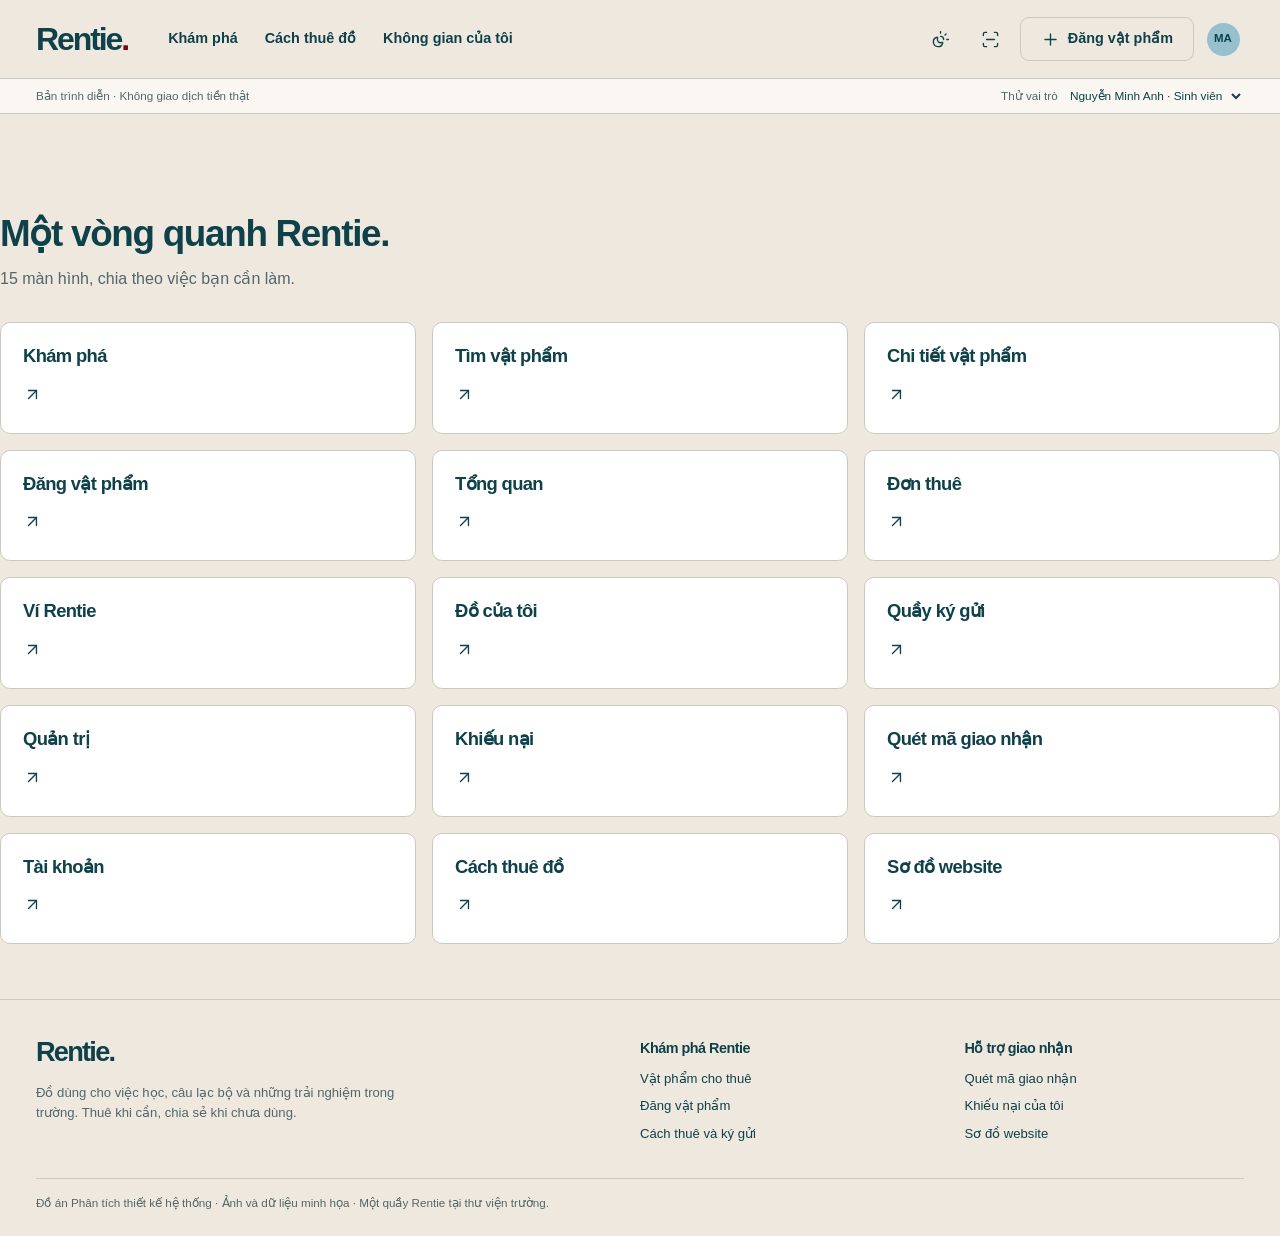
<file: sitemap.html>
<!doctype html>
<html lang="vi"><head><meta charset="utf-8"><meta name="viewport" content="width=device-width, initial-scale=1, viewport-fit=cover"><meta name="theme-color" content="#0F414A"><meta name="description" content="Rentie kết nối sinh viên thuê và ký gửi đồ dùng trong khuôn viên trường."><title>Sơ đồ website | Rentie</title><link rel="stylesheet" href="assets/css/app.css"><link rel="stylesheet" href="assets/css/updates.css"><script src="assets/vendor/lucide.min.js" defer></script><script src="assets/js/core.js" defer></script><script src="assets/js/qr.js" defer></script><script src="assets/js/updates.js" defer></script><script src="assets/js/app.js" defer></script></head><body data-page="sitemap"><a href="#main" class="skip">Đến nội dung chính</a><div id="app"><p class="boot">Đang mở Rentie…</p></div><dialog id="modal" aria-labelledby="modal-title"></dialog><div id="toast" role="status" aria-live="polite"></div><noscript>Vui lòng bật JavaScript để sử dụng bản mô phỏng Rentie.</noscript></body></html>
</file>
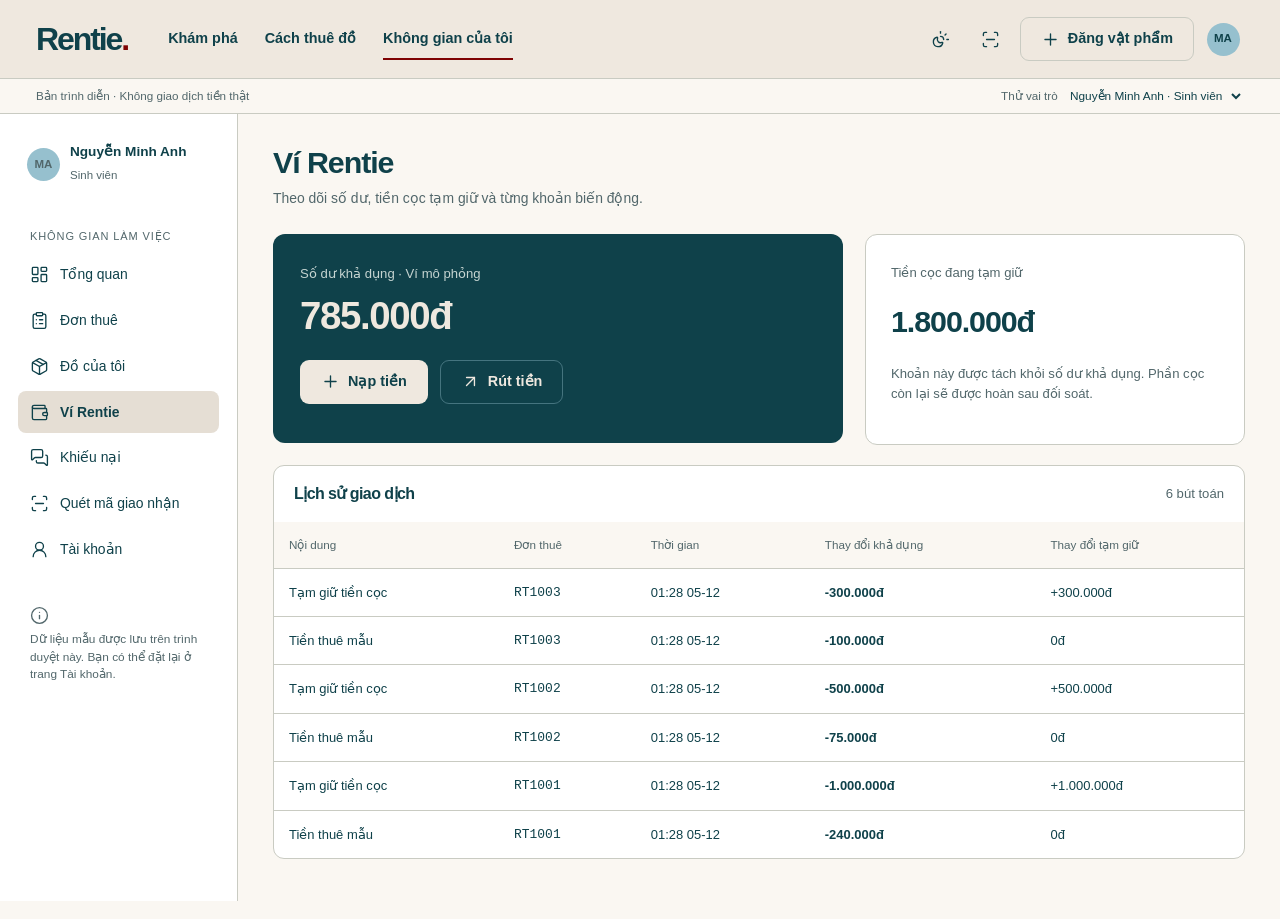
<file: wallet.html>
<!doctype html>
<html lang="vi"><head><meta charset="utf-8"><meta name="viewport" content="width=device-width, initial-scale=1, viewport-fit=cover"><meta name="theme-color" content="#0F414A"><meta name="description" content="Rentie kết nối sinh viên thuê và ký gửi đồ dùng trong khuôn viên trường."><title>Ví Rentie | Rentie</title><link rel="stylesheet" href="assets/css/app.css"><link rel="stylesheet" href="assets/css/updates.css"><script src="assets/vendor/lucide.min.js" defer></script><script src="assets/js/core.js" defer></script><script src="assets/js/qr.js" defer></script><script src="assets/js/updates.js" defer></script><script src="assets/js/app.js" defer></script></head><body data-page="wallet"><a href="#main" class="skip">Đến nội dung chính</a><div id="app"><p class="boot">Đang mở Rentie…</p></div><dialog id="modal" aria-labelledby="modal-title"></dialog><div id="toast" role="status" aria-live="polite"></div><noscript>Vui lòng bật JavaScript để sử dụng bản mô phỏng Rentie.</noscript></body></html>
</file>
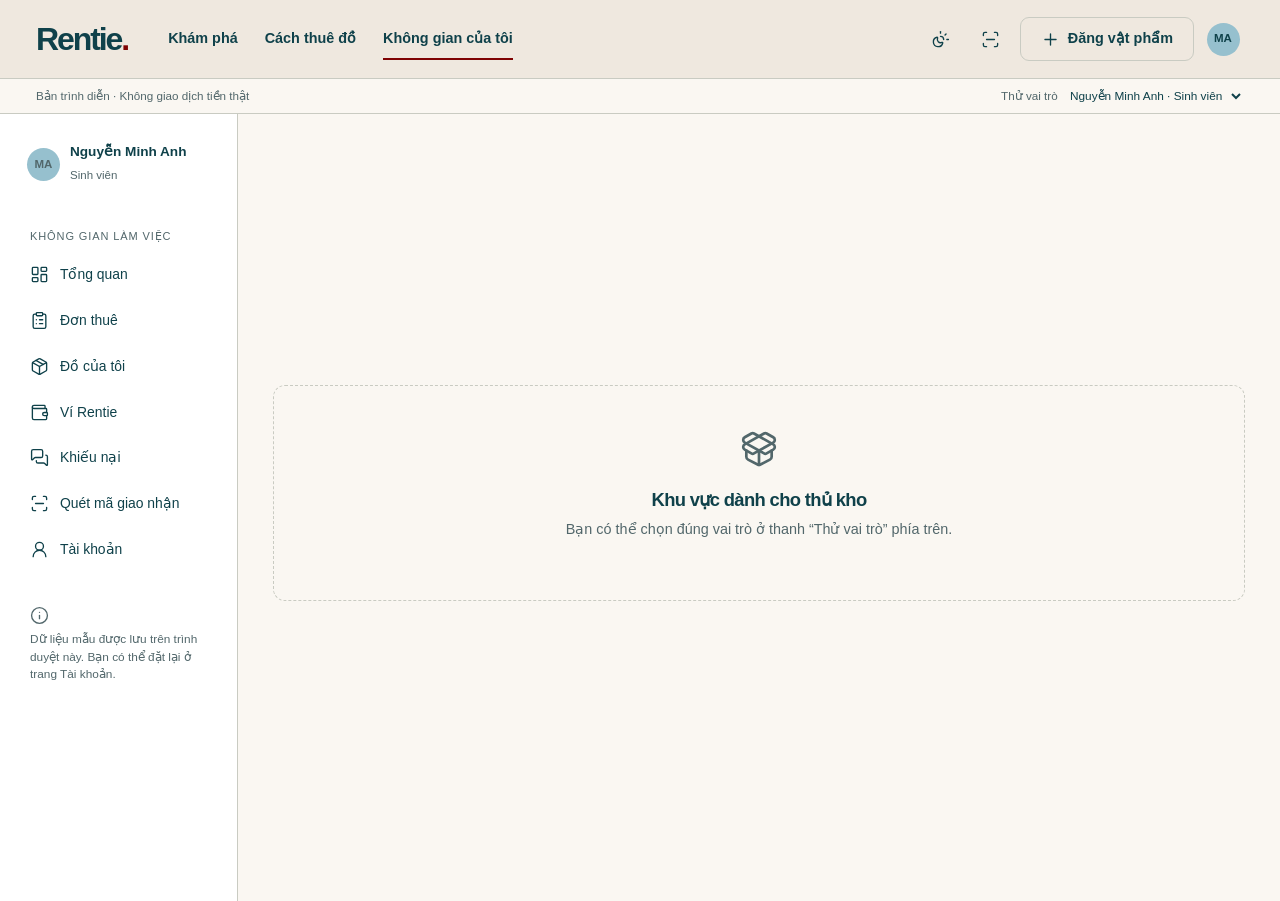
<file: warehouse.html>
<!doctype html>
<html lang="vi"><head><meta charset="utf-8"><meta name="viewport" content="width=device-width, initial-scale=1, viewport-fit=cover"><meta name="theme-color" content="#0F414A"><meta name="description" content="Rentie kết nối sinh viên thuê và ký gửi đồ dùng trong khuôn viên trường."><title>Quầy ký gửi | Rentie</title><link rel="stylesheet" href="assets/css/app.css"><link rel="stylesheet" href="assets/css/updates.css"><script src="assets/vendor/lucide.min.js" defer></script><script src="assets/js/core.js" defer></script><script src="assets/js/qr.js" defer></script><script src="assets/js/updates.js" defer></script><script src="assets/js/app.js" defer></script></head><body data-page="warehouse"><a href="#main" class="skip">Đến nội dung chính</a><div id="app"><p class="boot">Đang mở Rentie…</p></div><dialog id="modal" aria-labelledby="modal-title"></dialog><div id="toast" role="status" aria-live="polite"></div><noscript>Vui lòng bật JavaScript để sử dụng bản mô phỏng Rentie.</noscript></body></html>
</file>
<file: assets/css/app.css>
:root{--tan:#D8BA98;--maroon:#7F0303;--alabaster:#EFE8DF;--blue:#96C0CE;--midnight:#0F414A;--bg:#EFE8DF;--paper:#faf7f2;--white:#fff;--ink:#0F414A;--muted:#52676b;--line:#c9cbc2;--soft:#e5ded4;--accent:#7F0303;--accentText:#fff;--shadow:0 12px 35px #0f414a0b;--radius:12px}
[data-theme=dark]{--bg:#102f35;--paper:#173b42;--white:#1c424a;--ink:#EFE8DF;--muted:#b7cccf;--line:#45666b;--soft:#234951;--accent:#D8BA98;--accentText:#0F414A;--shadow:none}
*{box-sizing:border-box}html{scroll-behavior:smooth}body{margin:0;background:var(--bg);color:var(--ink);font:16px/1.5 "Segoe UI",Arial,sans-serif}button,input,select,textarea{font:inherit}button,a,input,select,textarea{touch-action:manipulation}button{cursor:pointer}a{color:inherit;text-decoration:none}button:disabled{opacity:.5;cursor:not-allowed}button:focus-visible,a:focus-visible,input:focus-visible,select:focus-visible,textarea:focus-visible{outline:3px solid var(--blue);outline-offset:3px}h1,h2,h3,h4,p{margin-top:0}h1,h2,h3,h4{line-height:1.15;letter-spacing:-.035em}h1{font-size:clamp(2.1rem,4.2vw,3.6rem);font-weight:750}h2{font-size:1.9rem}h3{font-size:1.15rem}p{margin-bottom:1rem}small,.small{font-size:.82rem}.muted{color:var(--muted)}.mono{font-family:ui-monospace,Consolas,monospace}.skip{position:fixed;left:-9999px;top:8px;z-index:99;background:var(--white);padding:12px}.skip:focus{left:8px}.boot{padding:40px}.container{max-width:1320px;margin:auto;padding:0 36px}svg.lucide{width:19px;height:19px;stroke-width:1.7;flex-shrink:0}.iconbtn{background:transparent;border:1px solid transparent;color:var(--ink);width:42px;height:42px;border-radius:9px;display:inline-grid;place-items:center}.iconbtn:hover{background:var(--soft)}.btn{display:inline-flex;align-items:center;justify-content:center;gap:8px;min-height:44px;border:1px solid transparent;border-radius:9px;padding:11px 20px;font-size:.9rem;font-weight:650;line-height:1.2;white-space:nowrap;background:var(--accent);color:var(--accentText);transition:background .15s,transform .15s}.btn:hover{filter:brightness(.93)}.btn:active{transform:scale(.98)}.btn.secondary{background:var(--ink);color:var(--bg)}.btn.outline{background:transparent;border-color:var(--line);color:var(--ink)}.btn.soft{background:var(--soft);color:var(--ink)}.btn.small{min-height:36px;padding:8px 12px;font-size:.79rem}.btn.block{width:100%}.textlink{font-weight:650;color:var(--accent);text-underline-offset:4px}.textlink:hover{text-decoration:underline}.header{border-bottom:1px solid var(--line);background:var(--bg);position:sticky;top:0;z-index:20}.nav{height:78px;display:flex;gap:40px;align-items:center}.brand{font-size:2rem;font-weight:800;letter-spacing:-.065em;line-height:1}.brand small{font-size:.65rem;letter-spacing:.06em;font-weight:500;display:block;margin-top:6px}.navlinks{display:flex;align-items:center;gap:27px;flex:1}.navlinks>a{font-size:.9rem;font-weight:600;position:relative;padding:10px 0}.navlinks>a.active:after{content:"";height:2px;background:var(--accent);position:absolute;bottom:0;left:0;right:0}.navright{display:flex;align-items:center;gap:8px}.avatar{width:33px;height:33px;background:var(--blue);color:var(--midnight);border-radius:50%;display:inline-grid;place-items:center;font-size:.72rem;font-weight:750;letter-spacing:0}.navtoggle{display:none}.demo{font-size:.73rem;color:var(--muted);background:var(--paper);border-bottom:1px solid var(--line)}.demo .container{min-height:34px;display:flex;align-items:center;justify-content:space-between;gap:15px}.demo select{background:transparent;color:var(--ink);border:0;font-size:.74rem;padding:5px;max-width:245px}.demo select option{background:var(--paper);color:var(--ink)}.intro{padding:58px 0 36px}.intro-top{display:flex;align-items:start;justify-content:space-between;gap:35px}.intro h1{max-width:780px;margin:0 0 20px}.intro p{max-width:520px;font-size:1.03rem;color:var(--muted)}.intro-note{max-width:250px;padding:14px 0 0;border-top:2px solid var(--ink);margin-top:9px;font-size:.8rem;color:var(--muted)}.searchbar{display:flex;margin-top:30px;max-width:950px;gap:0;border:1px solid var(--line);background:var(--white);border-radius:11px;padding:5px}.searchbar svg{margin:13px 13px;color:var(--muted)}.searchbar input{flex:1;width:0;border:0;outline:0;background:transparent;color:var(--ink);padding:10px 0}.searchbar .btn{min-width:130px}.categorybar{display:flex;gap:24px;overflow:auto;padding:0 0 15px;border-bottom:1px solid var(--line);margin-bottom:27px}.categorybar button{background:none;border:0;padding:9px 0;color:var(--muted);white-space:nowrap;font-size:.9rem}.categorybar button.active{color:var(--ink);font-weight:750;box-shadow:0 2px var(--accent)}.productgrid{display:grid;grid-template-columns:repeat(4,minmax(0,1fr));gap:35px 23px}.product{min-width:0;position:relative}.productart{background-image:url('../images/equipment.png');background-size:300% 200%;aspect-ratio:1;display:block;width:100%;border-radius:8px;transition:filter .2s;background-color:var(--tan)}.product a:hover .productart{filter:brightness(1.03)}.productart.p0{background-position:0 0}.productart.p1{background-position:50% 0}.productart.p2{background-position:100% 0}.productart.p3{background-position:0 100%}.productart.p4{background-position:50% 100%}.productart.p5{background-position:100% 100%}.productart.custom{background-size:cover;background-position:center}.product-name{font-size:1.02rem;margin:14px 0 7px;font-weight:700;letter-spacing:-.025em;line-height:1.25}.product-price{font-weight:750;font-size:1.06rem}.product-price small{font-weight:400;color:var(--muted)}.product-deposit{color:var(--muted);font-size:.83rem;margin:4px 0 11px}.product-meta{display:flex;align-items:center;gap:6px;font-size:.8rem;color:var(--muted)}.product-meta svg{width:15px;height:15px}.product-tail{display:flex;align-items:center;justify-content:space-between;gap:6px}.heart{position:absolute;right:10px;top:10px;background:#fff;color:#0F414A;border-radius:50%;width:34px;height:34px;border:0;display:grid;place-items:center}.heart svg{width:16px;height:16px}.heart.saved{color:#7F0303}.heart.saved svg{fill:#7F0303}.showroom{padding-bottom:55px}.section{padding:55px 0}.section-title{margin-bottom:27px}.section-title h2{margin-bottom:9px}.section-title p{color:var(--muted);max-width:620px}.two-paths{display:grid;grid-template-columns:1fr 1fr;border:1px solid var(--line);border-radius:12px;overflow:hidden;background:var(--paper)}.path{padding:32px;position:relative}.path+.path{border-left:1px solid var(--line)}.path .largeicon{width:37px;height:37px;margin-bottom:25px}.path p{color:var(--muted);max-width:420px;font-size:.95rem}.path .sub{font-size:.75rem;letter-spacing:.08em;margin-bottom:10px;color:var(--muted)}.workflow{display:grid;grid-template-columns:repeat(4,1fr);gap:28px;padding:25px 0}.workflow b{display:block;font-size:.8rem;color:var(--muted);margin-bottom:15px}.workflow p{font-size:.9rem;color:var(--muted)}.footer{border-top:1px solid var(--line);padding:38px 0 25px}.footergrid{display:grid;grid-template-columns:2fr 1fr 1fr;gap:45px}.footer .brand{font-size:1.7rem}.footer p{font-size:.82rem;max-width:400px;color:var(--muted);margin-top:15px}.footer h3{font-size:.9rem;margin:2px 0 12px}.footer a:not(.brand){display:block;font-size:.82rem;margin:8px 0}.footnote{border-top:1px solid var(--line);margin-top:26px;padding-top:15px;font-size:.73rem;color:var(--muted)}.pagehead{padding:34px 0 15px}.pagehead h1{font-size:2.3rem;margin:10px 0 12px}.breadcrumb{font-size:.77rem;color:var(--muted);margin-bottom:18px;display:flex;gap:7px;align-items:center}.breadcrumb svg{width:12px;height:12px}.filterrow{display:flex;gap:12px;flex-wrap:wrap;align-items:center;justify-content:space-between;margin-bottom:22px}.filters{display:flex;gap:10px;flex-wrap:wrap}.filters select{max-width:190px}.field{display:block;width:100%;min-height:44px;border:1px solid var(--line);border-radius:8px;background:var(--white);color:var(--ink);padding:10px 12px;font-size:.9rem}.field::placeholder{color:var(--muted)}textarea.field{min-height:110px;resize:vertical}label.fieldlabel{display:block;font-size:.83rem;font-weight:650;margin:0 0 7px}label.fieldlabel small{color:var(--muted);font-weight:400}.formrow{margin-bottom:18px}.formgrid{display:grid;grid-template-columns:1fr 1fr;gap:0 18px}.formgrid .wide{grid-column:1/-1}.hint{font-size:.75rem;color:var(--muted);margin:6px 0 0}.error{color:#9d2424;background:#fbece8;padding:12px;border-radius:8px;font-size:.88rem;margin:10px 0}.notice{background:var(--soft);border-radius:9px;padding:14px 16px;font-size:.85rem;margin:15px 0}.notice.blue{background:#96c0ce36}.notice p:last-child{margin-bottom:0}.surface{background:var(--white);border:1px solid var(--line);border-radius:12px;padding:25px}.detailgrid{display:grid;grid-template-columns:1.13fr .87fr;gap:45px;padding:14px 0 55px;align-items:start}.detailart{border-radius:12px;aspect-ratio:1.1}.detailgallery small{display:block;margin:12px 0;color:var(--muted)}.detailgallery .surface{margin-top:23px;background:var(--paper)}.detailinfo h1{font-size:2.35rem;line-height:1.12;margin:17px 0}.eyebrow{font-size:.76rem;letter-spacing:.07em;font-weight:650;text-transform:uppercase}.detailprice{font-size:1.9rem;font-weight:750;margin-bottom:4px}.detailprice small{font-size:.9rem;font-weight:400;color:var(--muted)}.detailstats{display:flex;gap:30px;margin:23px 0 27px}.detailstats b{display:block;font-size:1rem}.detailstats span{font-size:.78rem;color:var(--muted)}.owner{display:flex;gap:12px;align-items:center;padding:17px 0;border-top:1px solid var(--line);border-bottom:1px solid var(--line);margin:22px 0}.owner .avatar{width:40px;height:40px}.owner p{margin:0;font-size:.83rem}.quote{background:var(--paper);border-radius:10px;padding:15px;margin:17px 0}.moneyline{display:flex;justify-content:space-between;gap:20px;margin:8px 0;font-size:.86rem}.moneyline.total{font-size:1rem;font-weight:750;border-top:1px solid var(--line);padding-top:11px;margin-top:11px}.tag{display:inline-flex;align-items:center;gap:5px;font-size:.7rem;font-weight:650;padding:5px 9px;border-radius:6px;background:var(--soft);color:var(--ink)}.tag svg{width:13px;height:13px}.tag.pending{background:#D8BA9855}.tag.completed{background:#96C0CE55}.tag.danger{background:#7f030314;color:#9d2424}.tag.active,.tag.booked{background:#96c0ce40}.tag.cancelled,.tag.hidden{background:var(--soft)}.line{height:1px;background:var(--line);margin:22px 0}.flex{display:flex;align-items:center;gap:12px}.between{justify-content:space-between}.wrap{flex-wrap:wrap}.alignstart{align-items:start}.spacer{flex:1}.hidden{display:none!important}.mt{margin-top:20px}.mb{margin-bottom:20px}.empty{text-align:center;border:1px dashed var(--line);border-radius:12px;padding:44px 24px;margin:20px 0}.empty svg{width:38px;height:38px;margin-bottom:14px;color:var(--muted)}.empty h3{margin-bottom:9px}.empty p{color:var(--muted);font-size:.9rem}.empty .btn{margin-top:8px}.dashshell{display:grid;grid-template-columns:238px minmax(0,1fr);min-height:calc(100dvh - 113px);background:var(--paper)}.sidebar{padding:28px 18px;border-right:1px solid var(--line);background:var(--white);position:sticky;top:113px;height:calc(100dvh - 113px);overflow:auto}.sidebar .profile{display:flex;gap:10px;align-items:center;padding:0 9px 24px}.sidebar .profile b{display:block;font-size:.85rem}.sidebar .profile span{font-size:.72rem;color:var(--muted)}.sidecaption{font-size:.69rem;text-transform:uppercase;letter-spacing:.08em;color:var(--muted);margin:18px 12px 8px}.sidelink{display:flex;gap:11px;align-items:center;padding:11px 12px;font-size:.87rem;margin:3px 0;border-radius:8px}.sidelink:hover{background:var(--paper)}.sidelink.active{background:var(--soft);font-weight:650}.sidebottom{margin:35px 12px 0;font-size:.74rem;color:var(--muted)}.dashmain{padding:31px 35px 60px;max-width:1450px;width:100%;margin:auto}.dashhead{display:flex;align-items:center;justify-content:space-between;gap:20px;margin-bottom:25px}.dashhead h1{font-size:1.9rem;margin:0 0 8px}.dashhead p{font-size:.87rem;color:var(--muted);margin:0}.stats{display:grid;grid-template-columns:repeat(4,1fr);gap:15px;margin-bottom:27px}.stat{padding:20px;background:var(--white);border:1px solid var(--line);border-radius:10px}.stat .label{font-size:.78rem;color:var(--muted);display:flex;justify-content:space-between;align-items:center}.stat strong{display:block;font-size:1.75rem;font-weight:700;letter-spacing:-.04em;margin-top:12px}.stat small{color:var(--muted);font-size:.71rem}.dashgrid{display:grid;grid-template-columns:minmax(0,1.5fr) minmax(250px,1fr);gap:22px}.tablewrap{overflow:auto}.datatable{border-collapse:collapse;width:100%;font-size:.81rem}.datatable th{text-align:left;color:var(--muted);font-weight:500;background:var(--paper);font-size:.73rem}.datatable th,.datatable td{padding:14px 15px;border-bottom:1px solid var(--line);vertical-align:middle;white-space:nowrap}.datatable tr:last-child td{border-bottom:0}.datatable .namecell{white-space:normal;min-width:155px}.datatable .namecell b{display:block;margin-bottom:3px}.tablebox{border:1px solid var(--line);border-radius:11px;background:var(--white);overflow:hidden}.boxhead{padding:18px 20px;display:flex;justify-content:space-between;align-items:center;gap:12px}.boxhead h2,.boxhead h3{font-size:1rem;margin:0}.miniphoto{width:47px;height:47px;border-radius:6px;flex:0 0 47px}.tabs{display:flex;gap:6px;padding:4px;background:var(--soft);border-radius:9px;width:max-content;max-width:100%;overflow:auto;margin-bottom:22px}.tabs button{padding:8px 13px;border:0;background:transparent;color:var(--muted);font-size:.8rem;border-radius:6px;white-space:nowrap}.tabs button.active{background:var(--white);color:var(--ink);box-shadow:0 1px 4px #0f414a0b}.activity{display:flex;gap:13px;padding:15px 0;border-bottom:1px solid var(--line);font-size:.83rem}.activity:last-child{border:0}.activity p{margin:0 0 4px}.activity .iconbox{width:33px;height:33px;display:grid;place-items:center;background:var(--soft);border-radius:8px;flex-shrink:0}.walletbalance{padding:27px;border-radius:12px;background:var(--midnight);color:var(--alabaster);margin-bottom:22px}.walletbalance h2{font-size:2.4rem;margin:9px 0 22px}.walletbalance .btn{background:var(--alabaster);color:var(--midnight)}.walletbalance .btn.outline{background:transparent;border-color:#96c0ce66;color:var(--alabaster)}.walletbalance .subtle{color:#c5d4d1}.ordercard{padding:22px;background:var(--white);border:1px solid var(--line);border-radius:11px;margin-bottom:17px}.ordercard .productart{width:90px;height:90px;flex:0 0 90px}.ordercard h3{margin:6px 0;font-size:1.13rem}.ordercard .summary{display:grid;grid-template-columns:repeat(3,1fr);gap:12px;margin:20px 0 10px;border-top:1px solid var(--line);padding-top:15px;font-size:.79rem}.ordercard .summary b{display:block;margin-top:4px;font-size:.89rem}.actionrow{display:flex;gap:8px;flex-wrap:wrap;margin-top:17px}.accountlayout{display:grid;grid-template-columns:270px 1fr;gap:30px}.accountprofile{text-align:center;padding:30px 20px;background:var(--soft);border-radius:12px}.accountprofile .avatar{width:70px;height:70px;font-size:1.4rem;margin:0 auto 18px}.accountprofile h2{font-size:1.2rem}.score{font-size:3.5rem;letter-spacing:-.06em;font-weight:750;line-height:1.1;margin:22px 0 6px}.score small{font-size:1rem;letter-spacing:0}.authwrap{max-width:490px;margin:45px auto 65px}.checklabel{display:flex;align-items:start;gap:9px;font-size:.84rem;line-height:1.5}.checklabel input{width:18px;height:18px;accent-color:var(--maroon);flex-shrink:0;margin-top:3px}.progressrow{margin:20px 0}.progressrow progress{width:100%;height:9px;accent-color:var(--midnight);margin-top:10px}.grid2{display:grid;grid-template-columns:1fr 1fr;gap:22px}.guides{max-width:900px;margin:auto}.faq details{border-bottom:1px solid var(--line);padding:19px 0}.faq summary{cursor:pointer;font-weight:650}.faq p{margin:12px 0 0;color:var(--muted);font-size:.92rem}.bullet{padding-left:22px}.bullet li{margin:10px 0}.sitemapgrid{display:grid;grid-template-columns:repeat(3,1fr);gap:16px}.sitemapgrid a{display:block;padding:22px;background:var(--white);border:1px solid var(--line);border-radius:10px}.sitemapgrid span{display:block;font-size:.8rem;color:var(--muted);margin-top:7px}
dialog{border:1px solid var(--line);border-radius:16px;background:var(--white);color:var(--ink);padding:0;max-width:620px;width:calc(100% - 32px);max-height:90dvh;box-shadow:0 20px 100px #0f414a33}dialog::backdrop{background:#0f222ca6;backdrop-filter:blur(3px)}.modalhead{position:sticky;top:0;display:flex;align-items:center;justify-content:space-between;padding:20px 24px;border-bottom:1px solid var(--line);background:var(--white);z-index:1}.modalhead h2{font-size:1.23rem;margin:0}.modalbody{padding:24px}.modalbody .qr{max-width:230px;margin:15px auto}.qr svg{display:block;width:100%;height:auto;border-radius:8px}.proofimage{max-width:100%;max-height:230px;object-fit:contain;border-radius:8px}.proofthumb{width:70px;height:70px;object-fit:cover;border-radius:6px;border:1px solid var(--line)}#toast{position:fixed;bottom:26px;right:26px;z-index:100;max-width:380px;padding:15px 20px;background:var(--midnight);color:var(--alabaster);border-radius:10px;box-shadow:var(--shadow);opacity:0;transform:translateY(15px);transition:.2s;pointer-events:none;font-size:.9rem}#toast.show{opacity:1;transform:translateY(0)}.scanpage{min-height:calc(100dvh - 112px);background:var(--bg);padding:25px 16px 40px}.scanwrap{max-width:520px;margin:auto}.scanhead{display:flex;align-items:center;gap:12px;margin:4px 0 25px}.scanhead h1{font-size:1.4rem;margin:0}.scanner{position:relative;aspect-ratio:1.15;background:var(--midnight);border-radius:18px;overflow:hidden;color:var(--alabaster);display:grid;place-items:center}.scanner video{width:100%;height:100%;object-fit:cover;position:absolute;inset:0}.scanplaceholder{padding:30px;text-align:center;z-index:1;max-width:340px}.scanplaceholder svg{width:58px;height:58px;margin-bottom:18px}.scanplaceholder p{font-size:.9rem}.scanframe{position:absolute;inset:18%;border:2px solid #efe8dfbb;border-radius:14px;pointer-events:none;display:none}.scanner.live .scanframe{display:block}.scanbuttons{display:flex;gap:10px;margin:15px 0 23px}.scanbuttons .btn{flex:1}.scanstep{font-size:.76rem;color:var(--muted);margin-bottom:12px}.scanreceipt{text-align:center;padding:35px 15px}.successcircle{width:70px;height:70px;border-radius:50%;background:var(--blue);color:var(--midnight);display:grid;place-items:center;margin:0 auto 25px}.successcircle svg{width:37px;height:37px}.scanreceipt h2{margin-bottom:14px}.scanreceipt .surface{text-align:left;margin:25px 0}.stickyaction{position:sticky;bottom:0;padding:13px 0 max(13px,env(safe-area-inset-bottom));background:var(--bg);margin-top:18px;border-top:1px solid var(--line)}.scanform label{font-size:.9rem}.scanform .field{min-height:49px}.scanform .btn{min-height:49px}.mobilebottom{display:none}.evidencefield{border:1px dashed var(--line);border-radius:9px;padding:14px;margin:12px 0}.evidencefield label{display:block;font-weight:600;font-size:.85rem;margin-bottom:9px}.evidencefield input{font-size:.76rem;max-width:100%}.evidencefield .btn{margin-top:12px}.evidencepreview{margin-top:12px}.evidencepreview img{max-height:140px;border-radius:6px}.evidencepreview .productart{max-width:140px;aspect-ratio:1}.chiprow{display:flex;gap:8px;flex-wrap:wrap}.chip{border:1px solid var(--line);padding:7px 12px;background:var(--white);border-radius:7px;font-size:.8rem}
@media(min-width:1600px){.container{max-width:1420px}.productgrid{gap:30px}}
@media(max-width:1100px){.nav{gap:22px}.navlinks{gap:18px}.dashshell{grid-template-columns:190px 1fr}.sidebar{padding:25px 10px}.dashmain{padding:27px 23px}.stats{grid-template-columns:repeat(2,1fr)}.dashgrid{grid-template-columns:1fr}.productgrid{grid-template-columns:repeat(3,1fr)}.intro-note{display:none}}
@media(max-width:800px){.container{padding:0 22px}.nav{height:67px}.navlinks{display:none;position:absolute;top:67px;left:0;right:0;background:var(--bg);padding:20px 25px;border-bottom:1px solid var(--line);flex-direction:column;align-items:stretch;gap:4px}.navlinks.open{display:flex}.navright{margin-left:auto}.navtoggle{display:inline-grid}.nav .publish-nav{display:none}.intro{padding:38px 0 25px}.intro h1{font-size:2.6rem}.productgrid{grid-template-columns:repeat(2,1fr);gap:25px 16px}.detailgrid{grid-template-columns:1fr;gap:25px}.detailgallery{max-width:600px}.detailart{aspect-ratio:1.3}.detailinfo h1{font-size:2rem}.two-paths{grid-template-columns:1fr}.path+.path{border-left:0;border-top:1px solid var(--line)}.workflow{grid-template-columns:1fr 1fr}.footergrid{grid-template-columns:1.5fr 1fr}.footergrid>div:last-child{grid-column:1/-1}.dashshell{display:block}.sidebar{display:none}.dashmain{padding:25px 20px 90px}.mobilebottom{display:flex;position:fixed;bottom:0;left:0;right:0;z-index:21;background:var(--white);border-top:1px solid var(--line);justify-content:space-around;padding:8px 5px max(8px,env(safe-area-inset-bottom))}.mobilebottom a{font-size:.62rem;display:flex;align-items:center;flex-direction:column;gap:4px;color:var(--muted);min-width:50px}.mobilebottom a.active{color:var(--accent);font-weight:700}.mobilebottom svg{width:20px;height:20px}.accountlayout{grid-template-columns:1fr}.accountprofile{padding:22px}.accountprofile .score{font-size:2.5rem}.scanpage{min-height:calc(100dvh - 101px)}.sitemapgrid{grid-template-columns:1fr 1fr}}
@media(max-width:500px){.container{padding:0 16px}.nav{gap:8px}.brand{font-size:1.8rem}.navright{gap:1px}.navright .accountname{display:none}.demo .container{gap:8px}.demo .longlabel{display:none}.demo select{max-width:190px}.intro h1{font-size:2.25rem}.intro p{font-size:.93rem}.searchbar{margin-top:22px}.searchbar .btn{min-width:93px;padding:10px 12px}.searchbar svg{margin-left:8px;margin-right:8px}.categorybar{gap:21px;margin-bottom:21px}.product-name{font-size:.92rem}.product-price{font-size:.95rem}.product-price small{font-size:.73rem}.product-deposit,.product-meta{font-size:.72rem}.product-tail .tag{font-size:.62rem;padding:4px 5px}.section{padding:38px 0}.section h2{font-size:1.55rem}.path{padding:25px}.workflow{gap:18px}.footergrid{gap:22px}.filterrow{align-items:stretch}.filters{width:100%;display:grid;grid-template-columns:1fr 1fr}.filters select{max-width:none;font-size:.76rem}.grid2,.formgrid{grid-template-columns:1fr}.formgrid .wide{grid-column:auto}.dashhead{align-items:start}.dashhead h1{font-size:1.5rem}.dashhead p{font-size:.78rem}.dashhead .btn{padding:10px;font-size:.76rem}.stat{padding:16px}.stat strong{font-size:1.4rem}.ordercard{padding:17px}.ordercard .productart{width:64px;height:64px;flex-basis:64px}.ordercard h3{font-size:1rem}.ordercard .summary{grid-template-columns:1fr 1fr;font-size:.72rem}.ordercard .summary b{font-size:.8rem}.ordercard .summary>div:last-child{grid-column:1/-1}.ordercard .actionrow .btn{flex:1}.surface{padding:19px}.walletbalance{padding:23px}.walletbalance h2{font-size:2rem}.sitemapgrid{grid-template-columns:1fr}.modalbody{padding:20px}.modalhead{padding:17px 20px}.scanhead h1{font-size:1.25rem}#toast{right:16px;left:16px;bottom:80px;max-width:none}.datatable td,.datatable th{padding:12px}.miniphoto{width:39px;height:39px;flex-basis:39px}}
@media(prefers-reduced-motion:reduce){html{scroll-behavior:auto}*,*:before,*:after{transition:none!important;animation:none!important}}

.qrbox{text-align:center}.qrbox>svg{display:block;width:230px;max-width:100%;height:auto;margin:0 auto 20px}.modalbody>.productart{max-width:230px;margin:auto}.modalbody .summary>div,.scanreceipt .summary>div{display:flex;justify-content:space-between;gap:20px;padding:10px 0;border-bottom:1px solid var(--line);font-size:.85rem}.modalbody .summary b{text-align:right}.scanhead>span{margin-left:auto}.scanplaceholder span{display:block;font-size:.85rem}.scanner.live .scanplaceholder{align-self:end;padding:12px;background:#0f414ade;width:100%;max-width:none}.scanner.live .scanplaceholder svg{display:none}.publishgrid{grid-template-columns:1.5fr 1fr}.btn.ghost{background:transparent;color:var(--ink)}#policies .datatable td{white-space:normal;min-width:240px}ol{padding-left:20px}li{margin:10px 0}.stat h2{font-size:1.8rem;margin:12px 0 0}.accountlayout>div{min-width:0}.accountlayout .productgrid{grid-template-columns:repeat(3,minmax(0,1fr))}.scanwrap>h1{font-size:2.2rem}.scanreceipt h1{font-size:2.1rem}.scanwrap .stickyaction{background:var(--white)}
@media(max-width:800px){.publishgrid{grid-template-columns:1fr}.scanpage{padding-bottom:95px}.stickyaction{bottom:65px}.footer{padding-bottom:85px}.accountlayout .productgrid{grid-template-columns:repeat(2,minmax(0,1fr))}.btn.small{min-height:44px}.heart{width:40px;height:40px}.demo select{min-height:36px}.surface .flex>.spacer{min-width:0}.ordercard .spacer{min-width:0}}
.dashgrid>*{min-width:0}.tablebox.tablewrap{overflow:auto}.dashmain{min-width:0}
</file>
<file: assets/css/updates.css>
button.textlink{appearance:none;border:0;background:transparent;padding:4px 0;text-align:left;white-space:normal;font:inherit;font-weight:650;color:var(--accent);line-height:1.4;}
.queue-filter label{font-size:.85rem;display:block;}
[data-hold-until]{font-variant-numeric:tabular-nums;font-size:1.05rem;}
</file>
